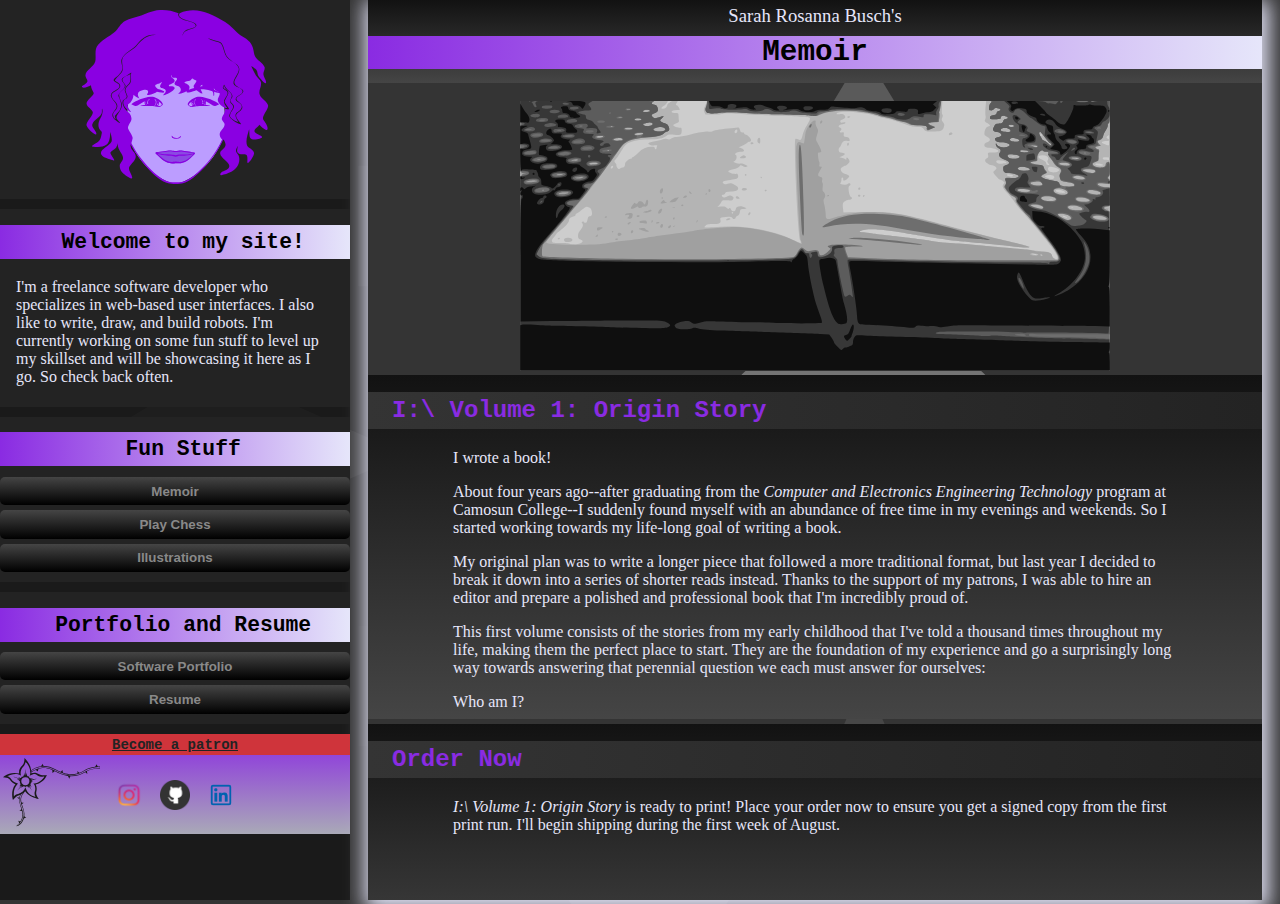
<file: index.html>
<!doctype html>
<html lang='en-US'> 
<head>
    <meta charset='UTF-8' /> 
    <title> Sarah Rosanna Busch </title>
    <meta name='author' content='Sarah Rosanna Busch' />
    <meta name='description' content='My software dev resume and portfolio.' />
    <meta name='date' content='6 Sept 2020' />
    <meta name='viewport' content='width=device-width, initial-scale=1.0' />
    <link rel='icon shortcut' href='img/icon.png' />
    <link rel='stylesheet' href='styles.css' />
</head>
<body id='mainBody' onload='main.init()'>
<div id='menu'>
    <header class='avatar'>
        <img src='img/annarose.svg' />
    </header>
    <main>
        <section>
            <h2> Welcome to my site!</h2>
            <p>
                I'm a freelance software developer who specializes in web-based
                user interfaces. I also like to write, draw, and build robots. 
                I'm currently working on some fun stuff to level up my skillset
                and will be showcasing it here as I go. So check back often. 
            </p>
        </section>
        <section>
            <h2>Fun Stuff</h2>
            <button onclick='main.nav("./pages/book/index.html")'>
                Memoir
            </button>
            <button onclick='main.nav("./pages/myChess/index.html")'>
                Play Chess
            </button>
            <button style='display:none'>
                D&D Text Adventure
            </button>
            <button onclick='main.nav("./pages/illustrations/illustrations.html")'>
                Illustrations
            </button>
        </section>
        <section style='display:none'>
            <h2>Notes</h2>
            <button>
                HTML
            </button>
            <button>
                CSS
            </button>
            <button>
                Javascript
            </button>
            <button>
                nodeJS
            </button>
        </section>
        <section>
            <h2>Portfolio and Resume</h2>
            <button onclick='main.nav("./pages/swPortfolio/index.html")'>
                Software Portfolio
            </button>
            <button onclick='main.nav("./pages/resume/index.html")'>
                Resume 
            </button>
        </section>
    </main>
    <footer>
        <div id='patrons'>
            <a href='https://www.patreon.com/sarahrosannabusch' target='_blank'>
                Become a patron
            </a>
        </div>
        <div id='signature'></div>
        <div id='links'>
            <a href='https://www.instagram.com/annarose0113/' target='_blank'>
                <img class='socialLogo' src='img/insta.png' />
            </a>
            <a href='https://github.com/sarahRosannaBusch' target='_blank'>
                <img class='socialLogo' src='img/github.png' />
            </a>
            <a href='https://www.linkedin.com/in/sarah-rosanna-busch-641ab44a/' target='_blank'>
                <img class='socialLogo' src='img/linkedin.png' />
            </a>
        </div>
    </footer>
</div>
<div id='sidePanel' style='display:none'>
    <iframe id='sideView'>
        <!-- on wide enough screens pages will show here instead of new tab -->
    </iframe>
</div>
    <script src='f.js'></script>
    <script src='main.js'></script>
    <script src='footer.js'></script>
</body>
</html>
</file>
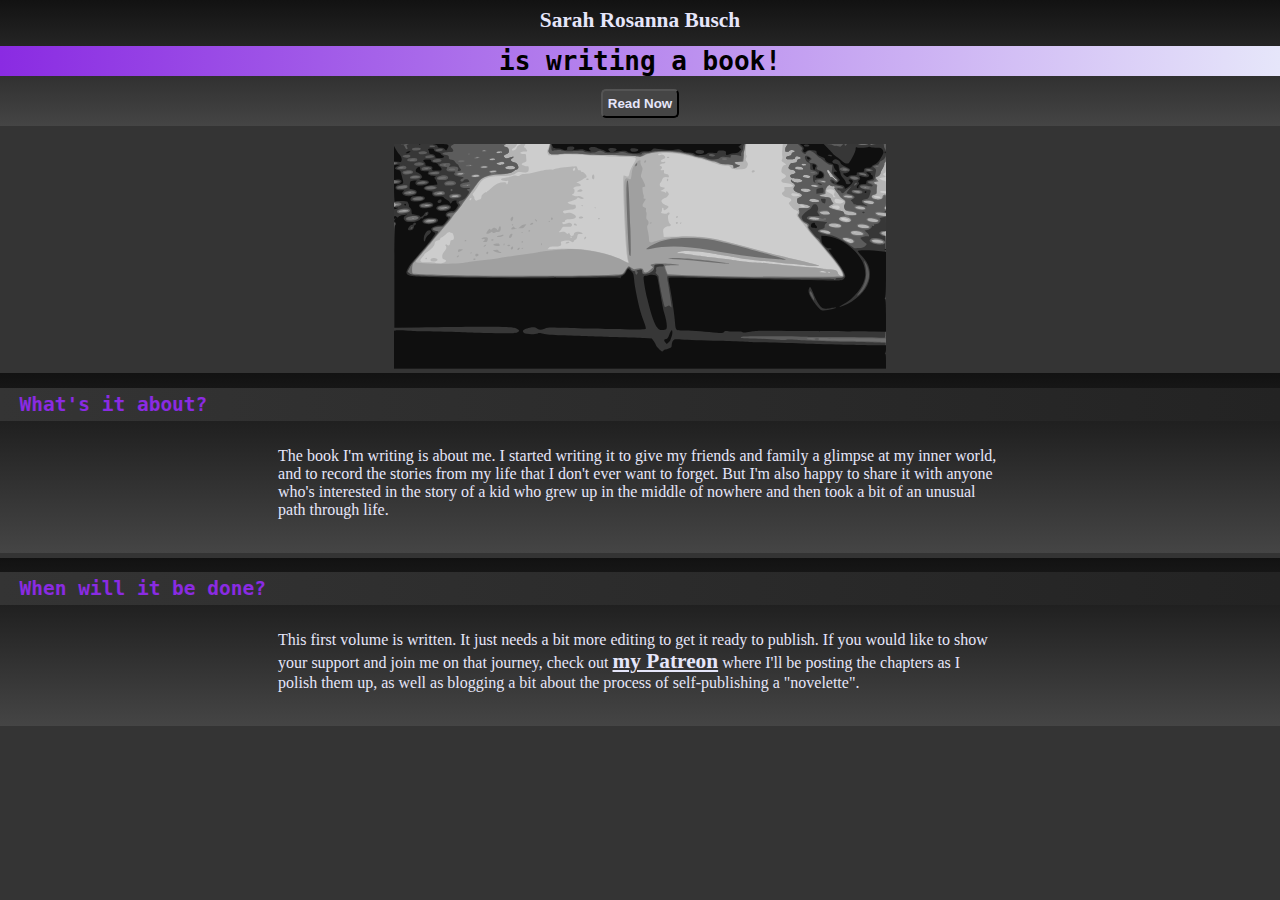
<file: book/index.html>
<!doctype html>
<html lang='en-US'> 
<head>
    <meta charset='UTF-8' /> 
    <title> Sarah Rosanna Busch </title>
    <meta name='author' content='Sarah Rosanna Busch' />
    <meta name='description' content='About my memoire and Patreon.' />
    <meta name='date' content='26 October 2020' />
    <meta name='viewport' content='width=device-width, initial-scale=1.0' />
    <link rel='icon shortcut' href='../img/icon.png' />
    <link rel='stylesheet' href='../illustrations/styles.css' />
</head>
<body>
    <header>
        <a href='http://sarahrosannabusch.ca/' target='_parent'>Sarah Rosanna Busch</a>
        <div class='bottomGradient'>
            <h1>is writing a book!</h1>
            <a href='https://www.patreon.com/sarahrosannabusch' target='_blank'>
                <button>Read Now</button>
            </a>
        </div>
    </header>
    <img src='../img/book.svg' style='max-height:25vh; margin-top: 10px;'/>
    <main>
        <section>
            <h2>What's it about?</h2>
            <p>
                The book I'm writing is about me. I started writing it to give my friends and family a glimpse at my inner world, and to record the stories from my life that I don't ever want to forget. But I'm also happy to share it with anyone who's interested in the story of a kid who grew up in the middle of nowhere and then took a bit of an unusual path through life. 
            </p>
            <br>
        </section>
        <section>
            <h2>When will it be done?</h2>
            <p>
                This first volume is written. It just needs a bit more editing to get it ready to publish. If you would like to show your support and join me on that journey, check out 
                <a href='https://www.patreon.com/sarahrosannabusch' target='_blank'>my Patreon</a> 
                where I'll be posting the chapters as I polish them up, as well as blogging a bit about the process of self-publishing a "novelette".
            </p>
            <br>
        </section>
    </main>
    
    <footer>
        <div id='signature'></div>
        <div id='links'>
            <a href='https://www.instagram.com/annarose0113/' target='_blank'>
                <img class='socialLogo' src='../img/insta.png' />
            </a>
            <a href='https://github.com/sarahRosannaBusch' target='_blank'>
                <img class='socialLogo' src='../img/github.png' />
            </a>
            <a href='https://www.linkedin.com/in/sarah-rosanna-busch-641ab44a/' target='_blank'>
                <img class='socialLogo' src='../img/linkedin.png' />
            </a>
        </div>
    </footer>

    <script src='../footer.js'></script>
</body>
</html>
</file>
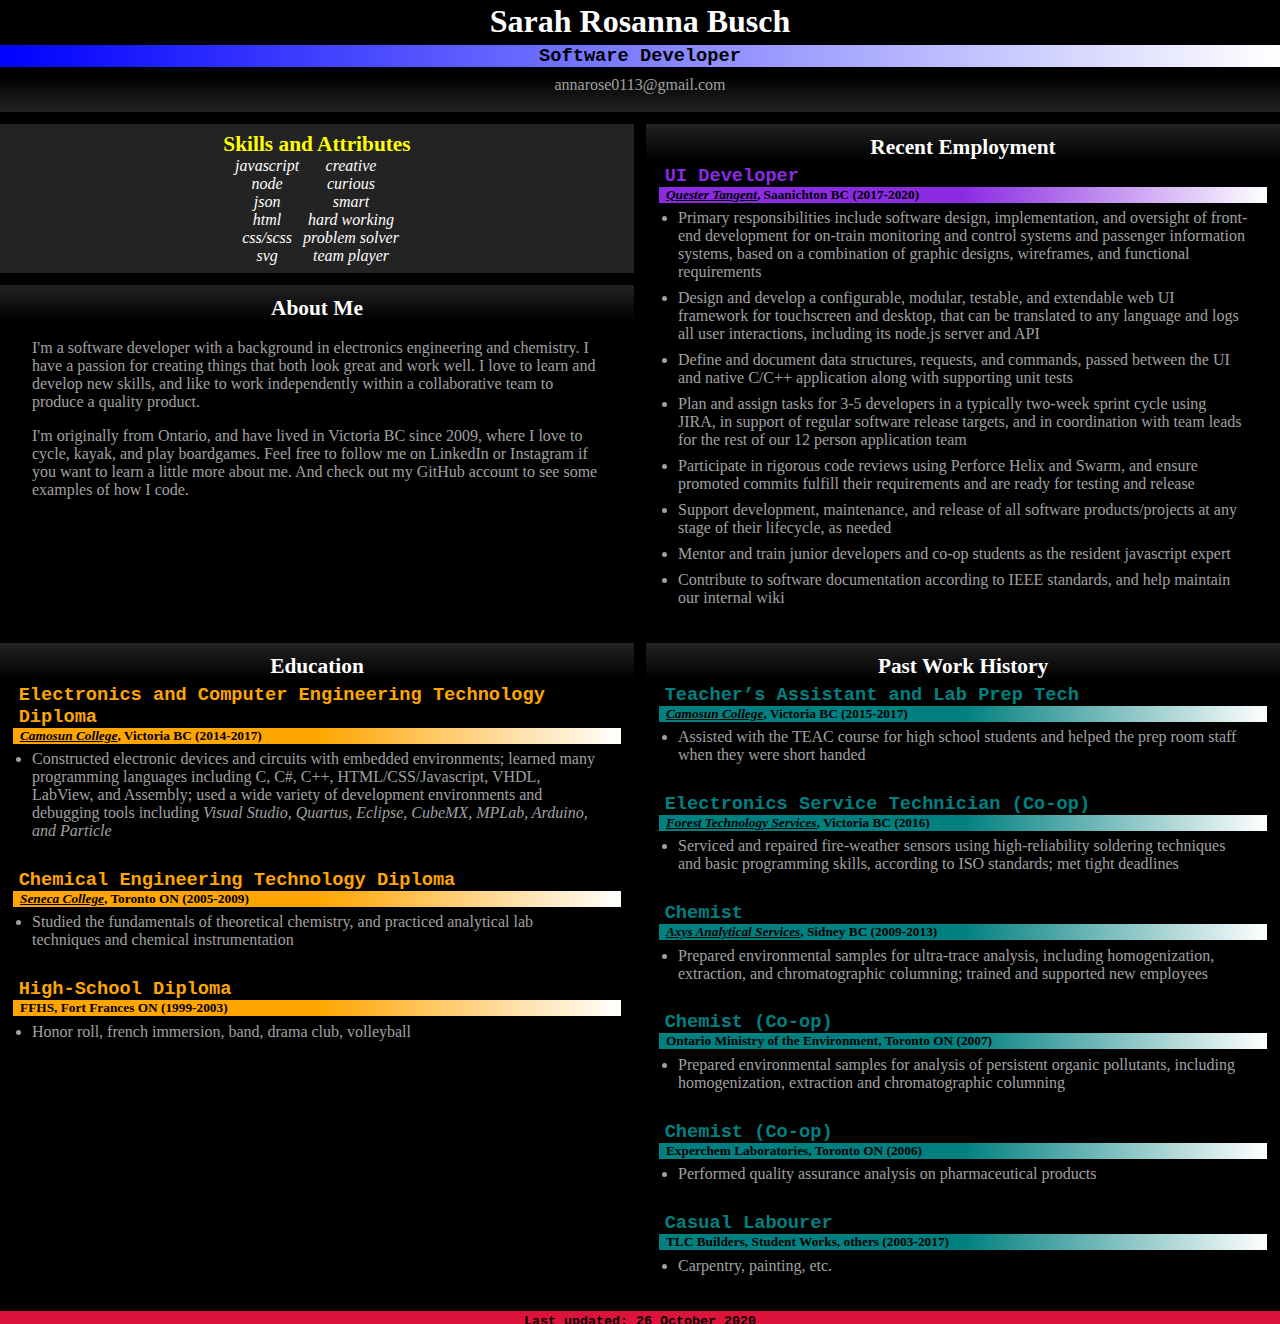
<file: resume/index.html>
<!doctype html>
<html lang='en-US'> 
<head>
    <meta charset='UTF-8' /> 
    <title> Sarah's Resume </title>
    <meta name='author' content='Sarah Rosanna Busch' />
    <meta name='description' content='Resume - Sarah Rosanna Busch' />
    <meta name='viewport' content='width=device-width, initial-scale=1.0' />
    <link rel='icon shortcut' href='img/icon.png' />
    <link rel='stylesheet' href='styles.css' />
</head>
<body>
    <header>
        <h1>Sarah Rosanna Busch</h1>
        <h3>Software Developer</h3>
        <div class='bottomGradient'>
            <p>annarose0113@gmail.com</p>
            <br>
        </div>
    </header>
    <main>
        <section class='left'>
            <article class='highlights'>
                <h2 class='yellow'>Skills and Attributes</h2>
                <ul class='noBullets italic'>
                    <li class='noPadding'>javascript</li>
                    <li class='noPadding'>node</li>
                    <li class='noPadding'>json</li>
                    <li class='noPadding'>html</li>
                    <li class='noPadding'>css/scss</li>
                    <li class='noPadding'>svg</li>
                </ul>
                <ul class='noBullets italic'>
                    <li class='noPadding'>creative</li>
                    <li class='noPadding'>curious</li>
                    <li class='noPadding'>smart</li>
                    <li class='noPadding'>hard working</li>
                    <li class='noPadding'>problem solver</li>
                    <li class='noPadding'>team player</li>
                </ul>
            </article>
            <article>
                <h2 class='topGradient'>About Me</h2>
                <br>
                <p class='padded'>
                    I'm a software developer with a background in electronics engineering and chemistry. I have a passion for creating things that both look great and work well. I love to learn and develop new skills, and like to work independently within a collaborative team to produce a quality product. 
                </p>
                <p class='padded'>
                    I'm originally from Ontario, and have lived in Victoria BC since 2009, where I love to cycle, kayak, and play boardgames. Feel free to follow me on LinkedIn or Instagram if you want to learn a little more about me. And check out my GitHub account to see some examples of how I code.
                </p>
            </article>
        </section>
        <section class='right'>
            <article class='purple'>
                <h2 class='topGradient'>Recent Employment</h2 class='topGrandent'>
                <h4>UI Developer</h4>
                <h5>
                    <a href='http://www.questertangent.com/products/train-crew-displays/' target='_blank'>Quester Tangent</a>, Saanichton BC (2017-2020)
                </h5>
                <ul class='padded'>
                    <li>
                        Primary responsibilities include software design, implementation, and oversight of front-end development for on-train monitoring and control systems and passenger information systems, based on a combination of graphic designs, wireframes, and functional requirements
                    </li>
                    <li>
                        Design and develop a configurable, modular, testable, and extendable web UI framework for touchscreen and desktop, that can be translated to any language and logs all user interactions, including its node.js server and API
                    </li>
                    <li>
                        Define and document data structures, requests, and commands, passed between the UI and native C/C++ application along with supporting unit tests
                    </li>
                    <li>
                        Plan and assign tasks for 3-5 developers in a typically two-week sprint cycle using JIRA, in support of regular software release targets, and in coordination with team leads for the rest of our 12 person application team
                    </li>
                    <li>
                        Participate in rigorous code reviews using Perforce Helix and Swarm, and ensure promoted commits fulfill their requirements and are ready for testing and release
                    </li>
                    <li>
                        Support development, maintenance, and release of all software products/projects at any stage of their lifecycle, as needed
                    </li>
                    <li>
                        Mentor and train junior developers and co-op students as the resident javascript expert
                    </li>
                    <li>
                        Contribute to software documentation according to IEEE standards, and help maintain our internal wiki
                    </li>
                </ul class='padded'>
            </article>
        </section>
    </main>
    <main>
        <section class='left'>
            <article class='orange'>
                <h2 class='topGradient'>Education</h2>
                <h4>
                    Electronics and Computer Engineering Technology Diploma
                </h4>            
                <h5>
                    <a href='http://camosun.ca/learn/programs/electronics-computer-engineering-technology/' target='_blank'>Camosun College</a>, Victoria BC (2014-2017)
                </h5>
                <ul class='padded'><li>
                    Constructed electronic devices and circuits with embedded environments; learned many programming languages including C, C#, C++, HTML/CSS/Javascript, VHDL, LabView, and Assembly; used a wide variety of development environments and debugging tools including <span class='italic'>Visual Studio, Quartus, Eclipse, CubeMX, MPLab, Arduino, and Particle</span>
                </li></ul>
                <h4>
                    Chemical Engineering Technology Diploma
                </h4>            
                <h5>
                    <a href='https://www.senecacollege.ca/programs/fulltime/CHY.html' target='_blank'>Seneca College</a>, Toronto ON (2005-2009)
                </h5>            
                <ul class='padded'><li>
                    Studied the fundamentals of theoretical chemistry, and practiced analytical lab techniques and chemical instrumentation
                </li></ul>
                <h4>
                    High-School Diploma
                </h4>            
                <h5>
                    FFHS, Fort Frances ON (1999-2003)
                </h5>         
                <ul class='padded'><li>
                    Honor roll, french immersion, band, drama club, volleyball
                </li></ul>
            </article>
        </section>
        <section class='right'>
            <article class='teal'>
                <h2 class='topGradient'>Past Work History</h2>
                <h4>
                    Teacher’s Assistant and Lab Prep Tech
                </h4>            
                <h5>
                    <a href='http://camosun.ca/learn/south-island-partnership/programs-courses/explorations-in-tech.html' target='_blank'>Camosun College</a>, Victoria BC (2015-2017)
                </h5>  
                <ul class='padded'><li>
                    Assisted with the TEAC course for high school students and helped the prep room staff when they were short handed
                </li></ul>
                <h4>
                    Electronics Service Technician (Co-op)
                </h4>            
                <h5>
                    <a href='https://drive.google.com/file/d/0B8vgaoecfuTnMmx6b3dOa2YzVDQ/view?usp=sharing' target='_blank'>Forest Technology Services</a>, Victoria BC (2016)
                </h5>  
                <ul class='padded'><li>
                    Serviced and repaired fire-weather sensors using high-reliability soldering techniques and basic programming skills, according to ISO standards; met tight deadlines
                </li></ul>
                <h4>
                    Chemist
                </h4>            
                <h5>
                    <a href='https://www.sgsaxys.com/about-us/' target='_blank'>Axys Analytical Services</a>, Sidney BC (2009-2013)
                </h5>  
                <ul class='padded'><li>
                    Prepared environmental samples for ultra-trace analysis, including homogenization, extraction, and chromatographic columning; trained and supported new employees
                </li></ul>
                <h4>
                    Chemist (Co-op)
                </h4>            
                <h5>
                    Ontario Ministry of the Environment, Toronto ON (2007)
                </h5>
                <ul class='padded'><li>
                    Prepared environmental samples for analysis of persistent organic pollutants, including homogenization, extraction and chromatographic columning
                </li></ul>
                <h4>
                    Chemist (Co-op)
                </h4>            
                <h5>
                    Experchem Laboratories, Toronto ON (2006)
                </h5>
                <ul class='padded'><li>
                    Performed quality assurance analysis on pharmaceutical products
                </li></ul>
                <h4>
                    Casual Labourer
                </h4>            
                <h5>
                    TLC Builders, Student Works, others (2003-2017)
                </h5>
                <ul class='padded'><li>
                    Carpentry, painting, etc.
                </li></ul>
            </article>
        </section>
    </main>
    <footer>
        Last updated: 26 October 2020
    </footer>
</body>
</html>
</file>
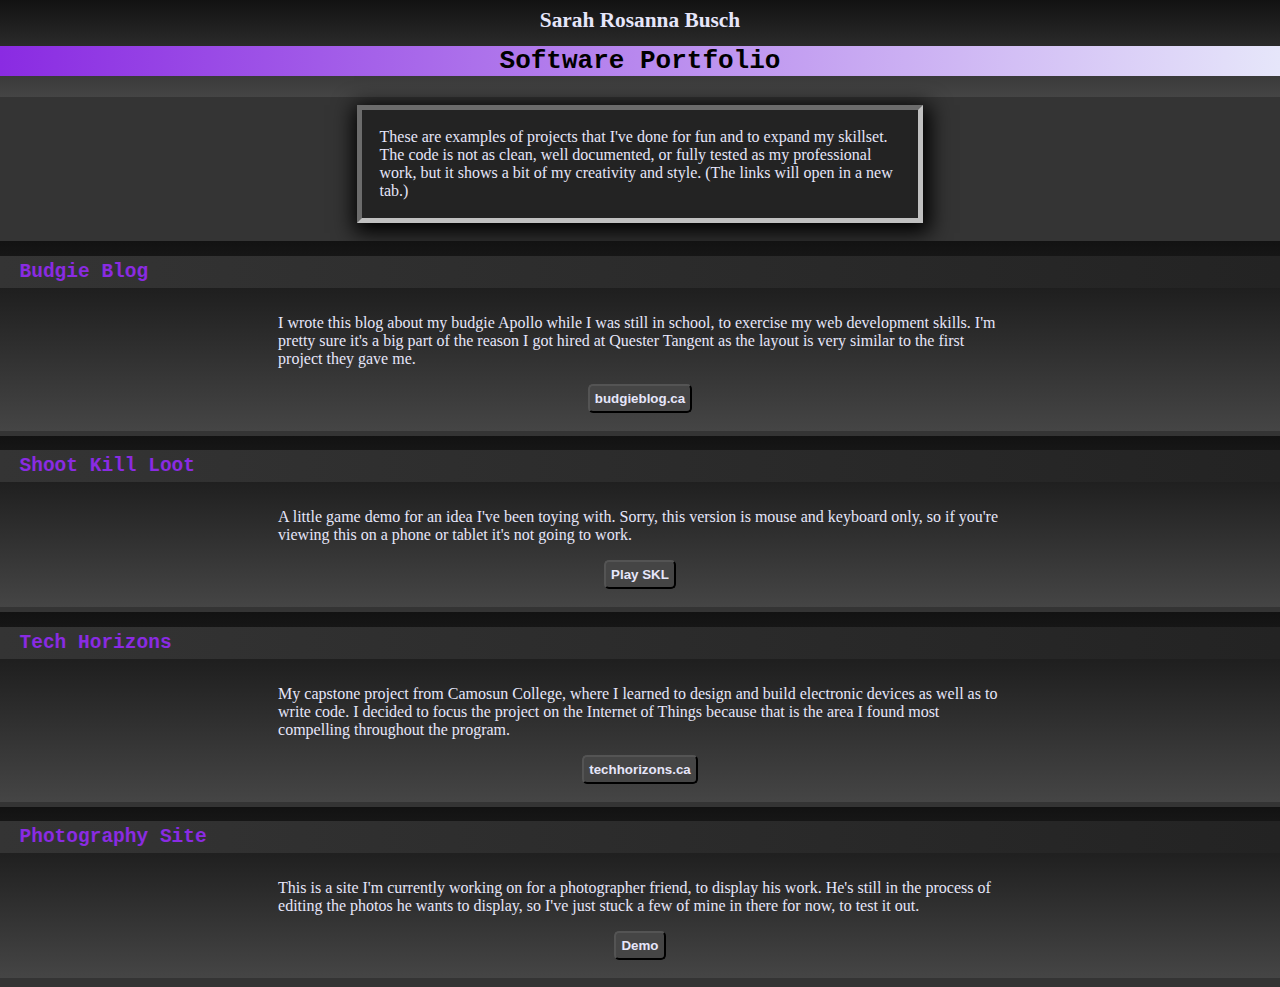
<file: swPortfolio/index.html>
<!doctype html>
<html lang='en-US'> 
<head>
    <meta charset='UTF-8' /> 
    <title> Sarah Rosanna Busch </title>
    <meta name='author' content='Sarah Rosanna Busch' />
    <meta name='description' content='My software dev portfolio.' />
    <meta name='date' content='12 October 2020' />
    <meta name='viewport' content='width=device-width, initial-scale=1.0' />
    <link rel='icon shortcut' href='../img/icon.png' />
    <link rel='stylesheet' href='../illustrations/styles.css' />
</head>
<body onload='footer.setup()'>
    <header>
        <a href='http://sarahrosannabusch.ca/' target='_parent'>Sarah Rosanna Busch</a>
        <h1>Software Portfolio</h1>
    </header>

    <div class='frame' style='max-width:15cm; margin:auto'>
        <p>These are examples of projects that I've done for fun and to expand my skillset. The code is not as clean, well documented, or fully tested as my professional work, but it shows a bit of my creativity and style. (The links will open in a new tab.)</p>
    </div>
    <br>

    <section>
        <h2>Budgie Blog</h2>
        <p>I wrote this blog about my budgie Apollo while I was still in school, to exercise my web development skills. I'm pretty sure it's a big part of the reason I got hired at Quester Tangent as the layout is very similar to the first project they gave me.</p>
        <a href='http://budgieblog.ca/index.html' target='_blank'>
            <button>budgieblog.ca</button>
        </a>
        <br><br>
    </section>

    <section class='notForPhone' style='display:none'>
        <h2>Shoot Kill Loot</h2>
        <p>A little game demo for an idea I've been toying with. Sorry, this version is mouse and keyboard only, so if you're viewing this on a phone or tablet it's not going to work.</p>        
        <a href='https://sarahrosannabusch.github.io/skl/' target='_blank'>
            <button>Play SKL</button>
        </a>
        <br><br>
    </section>

    <section>
        <h2>Tech Horizons</h2>
        <p>My capstone project from Camosun College, where I learned to design and build electronic devices as well as to write code. I decided to focus the project on the Internet of Things because that is the area I found most compelling throughout the program.</p>
        <a href='http://techhorizons.ca/index.html' target='_blank'>
            <button>techhorizons.ca</button>
        </a>
        <br><br>
    </section>
    
    <section>
        <h2>Photography Site</h2>
        <p>This is a site I'm currently working on for a photographer friend, to display his work. He's still in the process of editing the photos he wants to display, so I've just stuck a few of mine in there for now, to test it out.</p>
        <a href='./photoAlbum/index.html' target='_blank'>
            <button>Demo</button>
        </a>
        <br><br>
    </section>
    
    <footer>
        <div id='signature'></div>
        <div id='links'>
            <a href='https://www.instagram.com/annarose0113/' target='_blank'>
                <img class='socialLogo' src='../img/insta.png' />
            </a>
            <a href='https://github.com/sarahRosannaBusch' target='_blank'>
                <img class='socialLogo' src='../img/github.png' />
            </a>
            <a href='https://www.linkedin.com/in/sarah-rosanna-busch-641ab44a/' target='_blank'>
                <img class='socialLogo' src='../img/linkedin.png' />
            </a>
        </div>
    </footer>

    <script src='../main.js'></script>
    <script src='../footer.js'></script>
</body>
</html>
</file>
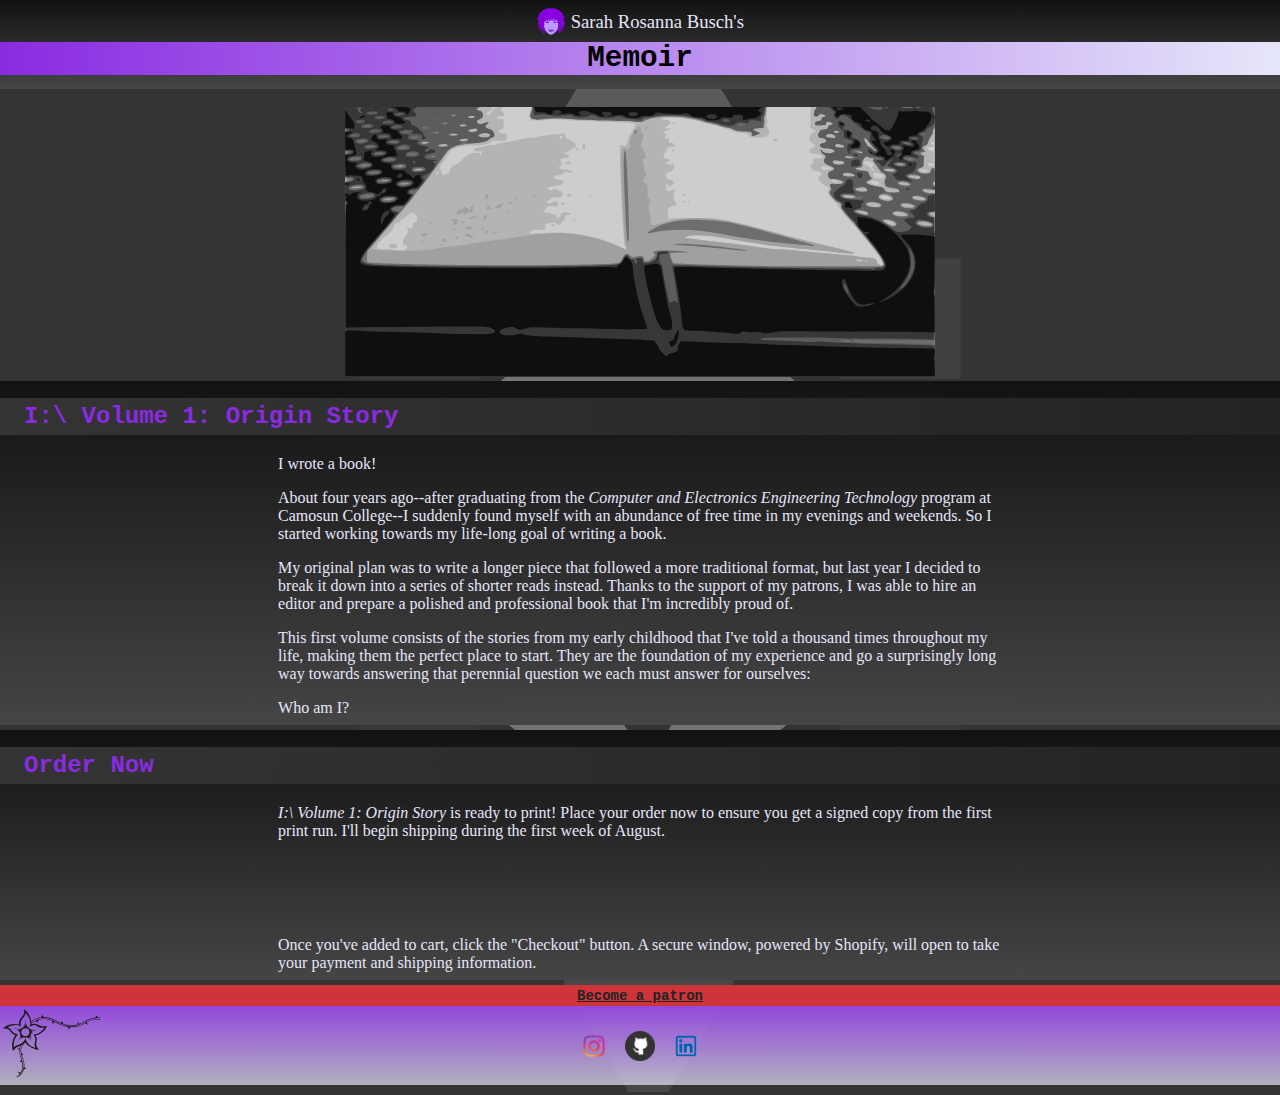
<file: pages/book/index.html>
<!doctype html>
<html lang='en-US'> 
<head>
    <meta charset='UTF-8' /> 
    <title> Sarah Rosanna Busch </title>
    <meta name='author' content='Sarah Rosanna Busch' />
    <meta name='description' content='About my memoire and Patreon.' />
    <meta name='date' content='26 October 2020' />
    <meta name='viewport' content='width=device-width, initial-scale=1.0' />
    <link rel='icon shortcut' href='../../img/icon.png' />
    <link rel='stylesheet' href='../../styles.css' />
</head>
<body onload='footer.setup()'>
    <header>
        <a href='http://sarahrosannabusch.ca/' target='_parent'>
            <img class='smAvatar' src='../../img/annarose.svg' />
            Sarah Rosanna Busch's
        </a>
        <div class='bottomGradient'>
            <h1>Memoir</h1>
        </div>
    </header>
    <img src='img/book.svg' alt='notebook' style='width:100%; max-height:30vh; margin-top: 10px;' />
    <main>
        <section>
            <h2>I:\ Volume 1: Origin Story</h2>
            <p>
                I wrote a book!
            </p>
            <p>
                About four years ago--after graduating from the <i>Computer and Electronics Engineering Technology</i> program at Camosun College--I suddenly found myself with an abundance of free time in my evenings and weekends. So I started working towards my life-long goal of writing a book. 
            </p>
            <p>
                My original plan was to write a longer piece that followed a more traditional format, but last year I decided to break it down into a series of shorter reads instead. Thanks to the support of my patrons, I was able to hire an editor and prepare a polished and professional book that I'm incredibly proud of.
            </p>
            <p>
                This first volume consists of the stories from my early childhood that I've told a thousand times throughout my life, making them the perfect place to start. They are the foundation of my experience and go a surprisingly long way towards answering that perennial question we each must answer for ourselves: 
            </p>
            <p>
                Who am I? 
            </p>
        </section>
        <section>
            <h2>Order Now</h2>
            <p><i>I:\ Volume 1: Origin Story</i> is ready to print! Place your order now to ensure you get a signed copy from the first print run. I'll begin shipping during the first week of August.
            </p>
            <div id='product-component-1626315069099' style='margin:auto; min-height:62px'></div>
            <script type="text/javascript">
            /*<![CDATA[*/
            (function () {
            var scriptURL = 'https://sdks.shopifycdn.com/buy-button/latest/buy-button-storefront.min.js';
            if (window.ShopifyBuy) {
                if (window.ShopifyBuy.UI) {
                ShopifyBuyInit();
                } else {
                loadScript();
                }
            } else {
                loadScript();
            }
            function loadScript() {
                var script = document.createElement('script');
                script.async = true;
                script.src = scriptURL;
                (document.getElementsByTagName('head')[0] || document.getElementsByTagName('body')[0]).appendChild(script);
                script.onload = ShopifyBuyInit;
            }
            function ShopifyBuyInit() {
                var client = ShopifyBuy.buildClient({
                domain: 'sarahrosannabusch-ca.myshopify.com',
                storefrontAccessToken: 'c9e2da8e87cacf5dda11df4d1288d4ff',
                });
                ShopifyBuy.UI.onReady(client).then(function (ui) {
                ui.createComponent('product', {
                    id: '6893485686952',
                    node: document.getElementById('product-component-1626315069099'),
                    moneyFormat: '%24%7B%7Bamount%7D%7D',
                    options: {
            "product": {
                "styles": {
                "product": {
                    "@media (min-width: 601px)": {
                    "max-width": "calc(25% - 20px)",
                    "margin-left": "20px",
                    "margin-bottom": "50px"
                    }
                }
                },
                "buttonDestination": "modal",
                "contents": {
                "img": false,
                "title": false,
                "price": false,
                "options": false
                },
                "text": {
                "button": "Add to Cart"
                }
            },
            "productSet": {
                "styles": {
                "products": {
                    "@media (min-width: 601px)": {
                    "margin-left": "-20px"
                    }
                }
                }
            },
            "modalProduct": {
                "contents": {
                "img": false,
                "imgWithCarousel": true,
                "button": false,
                "buttonWithQuantity": true
                },
                "styles": {
                "product": {
                    "@media (min-width: 601px)": {
                    "max-width": "100%",
                    "margin-left": "0px",
                    "margin-bottom": "0px"
                    }
                }
                },
                "text": {
                "button": "Add to cart"
                }
            },
            "option": {},
            "cart": {
                "text": {
                "total": "Subtotal",
                "button": "Checkout"
                }
            },
            "toggle": {}
            },
                });
                });
            }
            })();
            /*]]>*/
            </script>
            <br>
            <p>                
                Once you've added to cart, click the "Checkout" button. A secure window, powered by Shopify, will open to take your payment and shipping information.
            </p>
        </section>
    </main>    
    <footer class='pageFoot'>
        <div id='patrons'>
            <a href='https://www.patreon.com/sarahrosannabusch' target='_blank'>
                Become a patron
            </a>
        </div>
        <div id='signature'></div>
        <div id='links'>
            <a href='https://www.instagram.com/annarose0113/' target='_blank'>
                <img class='socialLogo' src='../../img/insta.png' />
            </a>
            <a href='https://github.com/sarahRosannaBusch' target='_blank'>
                <img class='socialLogo' src='../../img/github.png' />
            </a>
            <a href='https://www.linkedin.com/in/sarah-rosanna-busch-641ab44a/' target='_blank'>
                <img class='socialLogo' src='../../img/linkedin.png' />
            </a>
        </div>
    </footer>

    <script src='../../footer.js'></script>
</body>
</html>
</file>
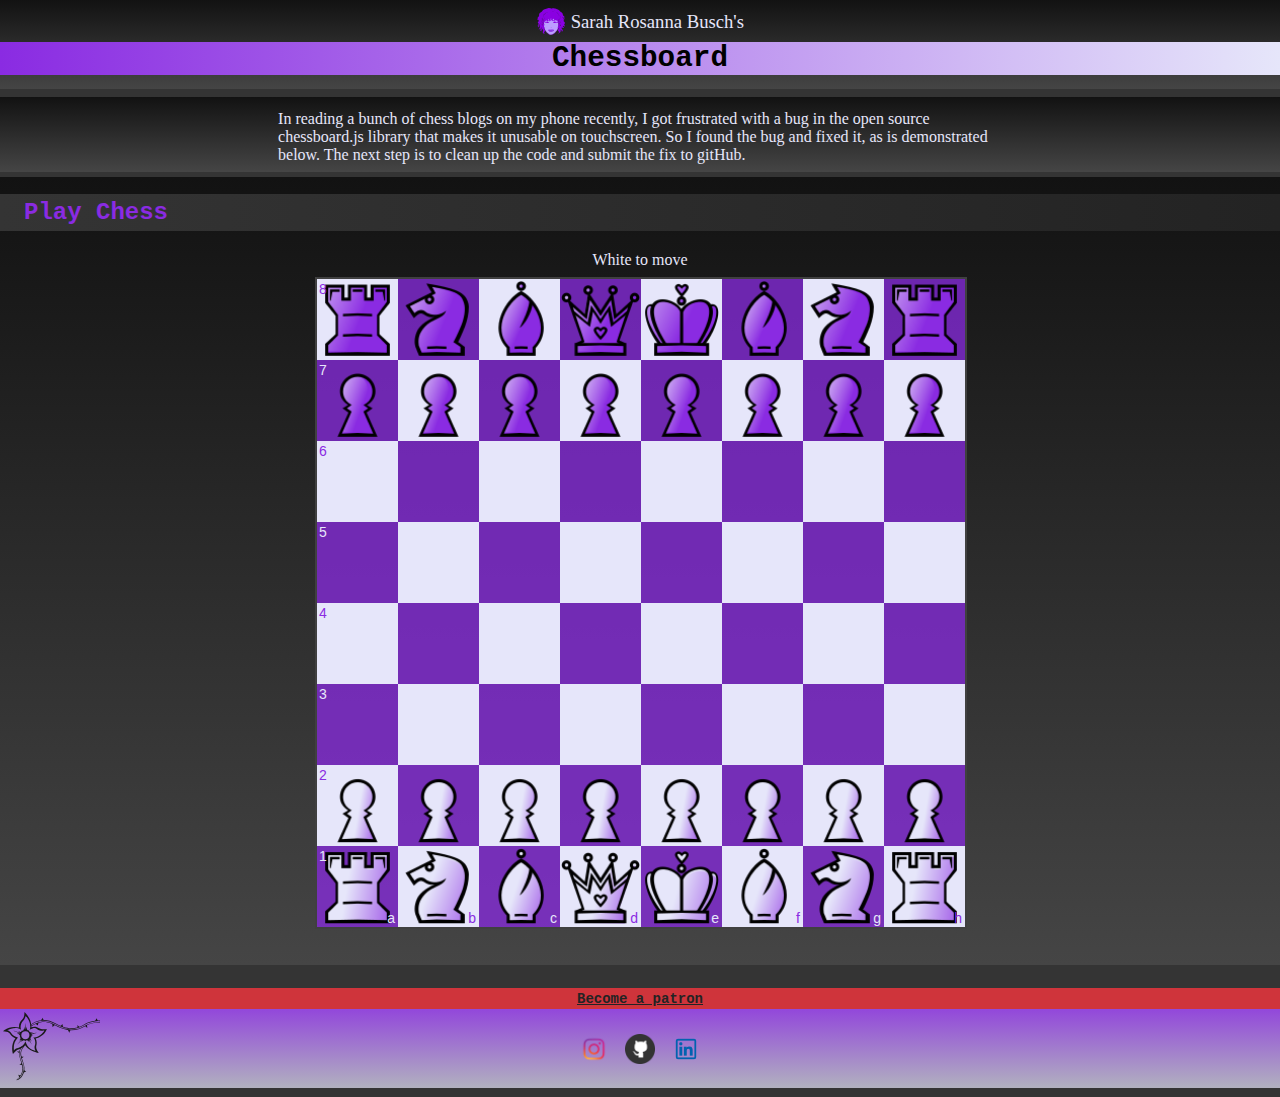
<file: pages/myChess/index.html>
<!doctype html>
<html lang='en-US'>
<head>
    <meta charset='UTF-8' /> 
    <title> myChess </title>
    <meta name='author' content='Sarah Rosanna Busch' />
    <meta name='description' content='Serverless version of myChess' />
    <meta name='date' content='21 April 2021' />
    <meta name='viewport' content='width=device-width, initial-scale=1.0' />
    <link rel='icon shortcut' href='../../img/icon.png' />
    <link rel='stylesheet' href='libs/chessboardjs/chessboard.css' />
    <link rel='stylesheet' href='../../styles.css' />
</head>
<body onload='myChess.init()' style='background:#343434'>
    <header>
        <a href='http://sarahrosannabusch.ca/' target='_parent'>
            <img class='smAvatar' src='../../img/annarose.svg' />
            Sarah Rosanna Busch's
        </a>
        <h1>Chessboard</h1>
    </header>
    <section>
        <p>
            In reading a bunch of chess blogs on my phone recently, I got frustrated with a bug in the open source chessboard.js library that makes it unusable on touchscreen. So I found the bug and fixed it, as is demonstrated below. The next step is to clean up the code and submit the fix to gitHub. 
        </p>
    </section>
    <section>
        <h2>Play Chess</h2>
        <p id="status" style="text-align:center;">Make your move</p>
        <div id="myBoard" style="width:95%;max-width:650px;margin:auto"></div>
        <br>
        <div id='pgn' style="width:95%;max-width:500px;margin:auto"></div>
        <br>
        <div id='fen'></div>
    </section>
    <br>
    <footer class='pageFoot'>
        <div id='patrons'>
            <a href='https://www.patreon.com/sarahrosannabusch' target='_blank'>
                Become a patron
            </a>
        </div>
        <div id='signature'></div>
        <div id='links'>
            <a href='https://www.instagram.com/annarose0113/' target='_blank'>
                <img class='socialLogo' src='../../img/insta.png' />
            </a>
            <a href='https://github.com/sarahRosannaBusch' target='_blank'>
                <img class='socialLogo' src='../..//img/github.png' />
            </a>
            <a href='https://www.linkedin.com/in/sarah-rosanna-busch-641ab44a/' target='_blank'>
                <img class='socialLogo' src='../../img/linkedin.png' />
            </a>
        </div>
    </footer>

    <script src='../../footer.js'></script>

    <script src="https://ajax.googleapis.com/ajax/libs/jquery/3.5.1/jquery.min.js"></script>
    <script src='libs/chessboardjs/chessboard.js'></script>
    <script src='libs/chess.js'></script>
    <script src='../../f.js'></script>
    <script src='myChess.js'></script>
</body>
</html>
</file>
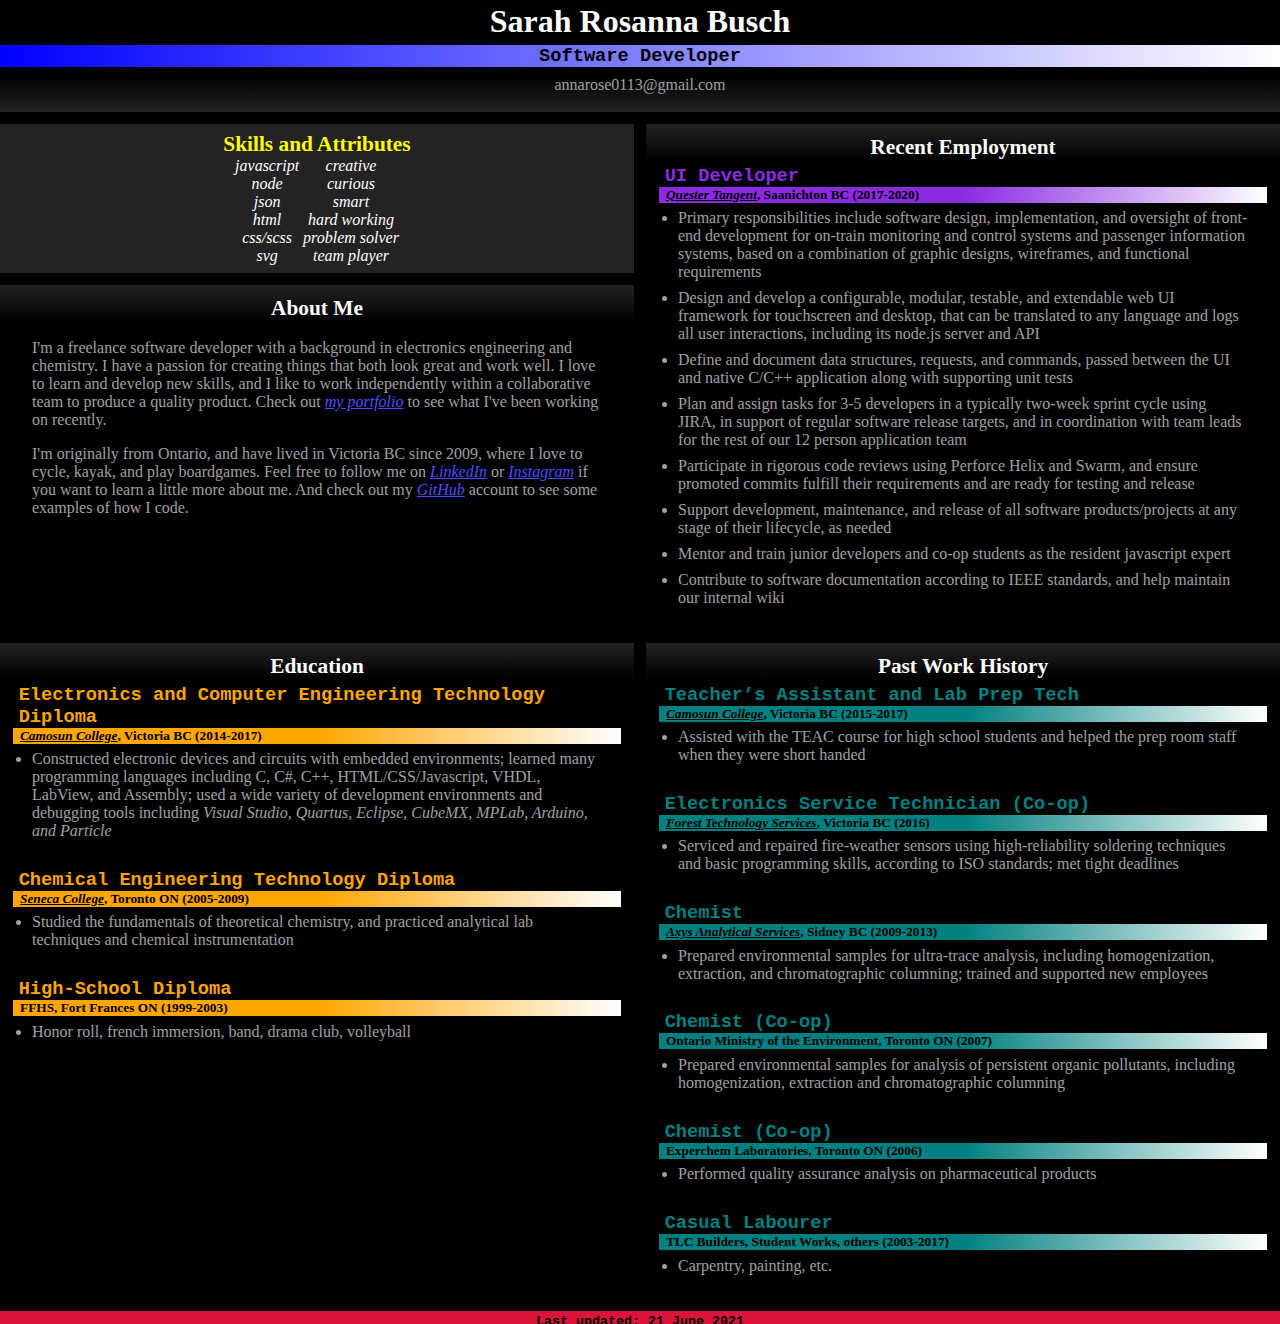
<file: pages/resume/index.html>
<!doctype html>
<html lang='en-US'> 
<head>
    <meta charset='UTF-8' /> 
    <title> Sarah's Resume </title>
    <meta name='author' content='Sarah Rosanna Busch' />
    <meta name='description' content='Resume - Sarah Rosanna Busch' />
    <meta name='viewport' content='width=device-width, initial-scale=1.0' />
    <link rel='icon shortcut' href='img/icon.png' />
    <link rel='stylesheet' href='styles.css' />
</head>
<body>
    <header>
        <h1>Sarah Rosanna Busch</h1>
        <h3>Software Developer</h3>
        <div class='bottomGradient'>
            <p>annarose0113@gmail.com</p>
            <br>
        </div>
    </header>
    <main>
        <section class='left'>
            <article class='highlights'>
                <h2 class='yellow'>Skills and Attributes</h2>
                <ul class='noBullets italic'>
                    <li class='noPadding'>javascript</li>
                    <li class='noPadding'>node</li>
                    <li class='noPadding'>json</li>
                    <li class='noPadding'>html</li>
                    <li class='noPadding'>css/scss</li>
                    <li class='noPadding'>svg</li>
                </ul>
                <ul class='noBullets italic'>
                    <li class='noPadding'>creative</li>
                    <li class='noPadding'>curious</li>
                    <li class='noPadding'>smart</li>
                    <li class='noPadding'>hard working</li>
                    <li class='noPadding'>problem solver</li>
                    <li class='noPadding'>team player</li>
                </ul>
            </article>
            <article>
                <h2 class='topGradient'>About Me</h2>
                <br>
                <p class='padded'>
                    I'm a freelance software developer with a background in electronics engineering and chemistry. I have a passion for creating things that both look great and work well. I love to learn and develop new skills, and I like to work independently within a collaborative team to produce a quality product. Check out <a href='../swPortfolio/index.html'>my portfolio</a> to see what I've been working on recently.
                </p>
                <p class='padded'>
                    I'm originally from Ontario, and have lived in Victoria BC since 2009, where I love to cycle, kayak, and play boardgames. Feel free to follow me on <a href='https://www.linkedin.com/in/sarah-rosanna-busch-641ab44a/' target='_blank'>LinkedIn</a> or <a href='https://www.instagram.com/annarose0113/' target='_blank'>Instagram</a> if you want to learn a little more about me. And check out my <a href='https://github.com/sarahRosannaBusch' target='_blank'>GitHub</a> account to see some examples of how I code.
                </p>
            </article>
        </section>
        <section class='right'>
            <article class='purple'>
                <h2 class='topGradient'>Recent Employment</h2 class='topGrandent'>
                <h4>UI Developer</h4>
                <h5>
                    <a href='http://www.questertangent.com/products/train-crew-displays/' target='_blank'>Quester Tangent</a>, Saanichton BC (2017-2020)
                </h5>
                <ul class='padded'>
                    <li>
                        Primary responsibilities include software design, implementation, and oversight of front-end development for on-train monitoring and control systems and passenger information systems, based on a combination of graphic designs, wireframes, and functional requirements
                    </li>
                    <li>
                        Design and develop a configurable, modular, testable, and extendable web UI framework for touchscreen and desktop, that can be translated to any language and logs all user interactions, including its node.js server and API
                    </li>
                    <li>
                        Define and document data structures, requests, and commands, passed between the UI and native C/C++ application along with supporting unit tests
                    </li>
                    <li>
                        Plan and assign tasks for 3-5 developers in a typically two-week sprint cycle using JIRA, in support of regular software release targets, and in coordination with team leads for the rest of our 12 person application team
                    </li>
                    <li>
                        Participate in rigorous code reviews using Perforce Helix and Swarm, and ensure promoted commits fulfill their requirements and are ready for testing and release
                    </li>
                    <li>
                        Support development, maintenance, and release of all software products/projects at any stage of their lifecycle, as needed
                    </li>
                    <li>
                        Mentor and train junior developers and co-op students as the resident javascript expert
                    </li>
                    <li>
                        Contribute to software documentation according to IEEE standards, and help maintain our internal wiki
                    </li>
                </ul class='padded'>
            </article>
        </section>
    </main>
    <main>
        <section class='left'>
            <article class='orange'>
                <h2 class='topGradient'>Education</h2>
                <h4>
                    Electronics and Computer Engineering Technology Diploma
                </h4>            
                <h5>
                    <a href='http://camosun.ca/learn/programs/electronics-computer-engineering-technology/' target='_blank'>Camosun College</a>, Victoria BC (2014-2017)
                </h5>
                <ul class='padded'><li>
                    Constructed electronic devices and circuits with embedded environments; learned many programming languages including C, C#, C++, HTML/CSS/Javascript, VHDL, LabView, and Assembly; used a wide variety of development environments and debugging tools including <span class='italic'>Visual Studio, Quartus, Eclipse, CubeMX, MPLab, Arduino, and Particle</span>
                </li></ul>
                <h4>
                    Chemical Engineering Technology Diploma
                </h4>            
                <h5>
                    <a href='https://www.senecacollege.ca/programs/fulltime/CHY.html' target='_blank'>Seneca College</a>, Toronto ON (2005-2009)
                </h5>            
                <ul class='padded'><li>
                    Studied the fundamentals of theoretical chemistry, and practiced analytical lab techniques and chemical instrumentation
                </li></ul>
                <h4>
                    High-School Diploma
                </h4>            
                <h5>
                    FFHS, Fort Frances ON (1999-2003)
                </h5>         
                <ul class='padded'><li>
                    Honor roll, french immersion, band, drama club, volleyball
                </li></ul>
            </article>
        </section>
        <section class='right'>
            <article class='teal'>
                <h2 class='topGradient'>Past Work History</h2>
                <h4>
                    Teacher’s Assistant and Lab Prep Tech
                </h4>            
                <h5>
                    <a href='http://camosun.ca/learn/south-island-partnership/programs-courses/explorations-in-tech.html' target='_blank'>Camosun College</a>, Victoria BC (2015-2017)
                </h5>  
                <ul class='padded'><li>
                    Assisted with the TEAC course for high school students and helped the prep room staff when they were short handed
                </li></ul>
                <h4>
                    Electronics Service Technician (Co-op)
                </h4>            
                <h5>
                    <a href='https://drive.google.com/file/d/0B8vgaoecfuTnMmx6b3dOa2YzVDQ/view?usp=sharing' target='_blank'>Forest Technology Services</a>, Victoria BC (2016)
                </h5>  
                <ul class='padded'><li>
                    Serviced and repaired fire-weather sensors using high-reliability soldering techniques and basic programming skills, according to ISO standards; met tight deadlines
                </li></ul>
                <h4>
                    Chemist
                </h4>            
                <h5>
                    <a href='https://www.sgsaxys.com/about-us/' target='_blank'>Axys Analytical Services</a>, Sidney BC (2009-2013)
                </h5>  
                <ul class='padded'><li>
                    Prepared environmental samples for ultra-trace analysis, including homogenization, extraction, and chromatographic columning; trained and supported new employees
                </li></ul>
                <h4>
                    Chemist (Co-op)
                </h4>            
                <h5>
                    Ontario Ministry of the Environment, Toronto ON (2007)
                </h5>
                <ul class='padded'><li>
                    Prepared environmental samples for analysis of persistent organic pollutants, including homogenization, extraction and chromatographic columning
                </li></ul>
                <h4>
                    Chemist (Co-op)
                </h4>            
                <h5>
                    Experchem Laboratories, Toronto ON (2006)
                </h5>
                <ul class='padded'><li>
                    Performed quality assurance analysis on pharmaceutical products
                </li></ul>
                <h4>
                    Casual Labourer
                </h4>            
                <h5>
                    TLC Builders, Student Works, others (2003-2017)
                </h5>
                <ul class='padded'><li>
                    Carpentry, painting, etc.
                </li></ul>
            </article>
        </section>
    </main>
    <footer>
        Last updated: 21 June 2021
    </footer>
</body>
</html>
</file>
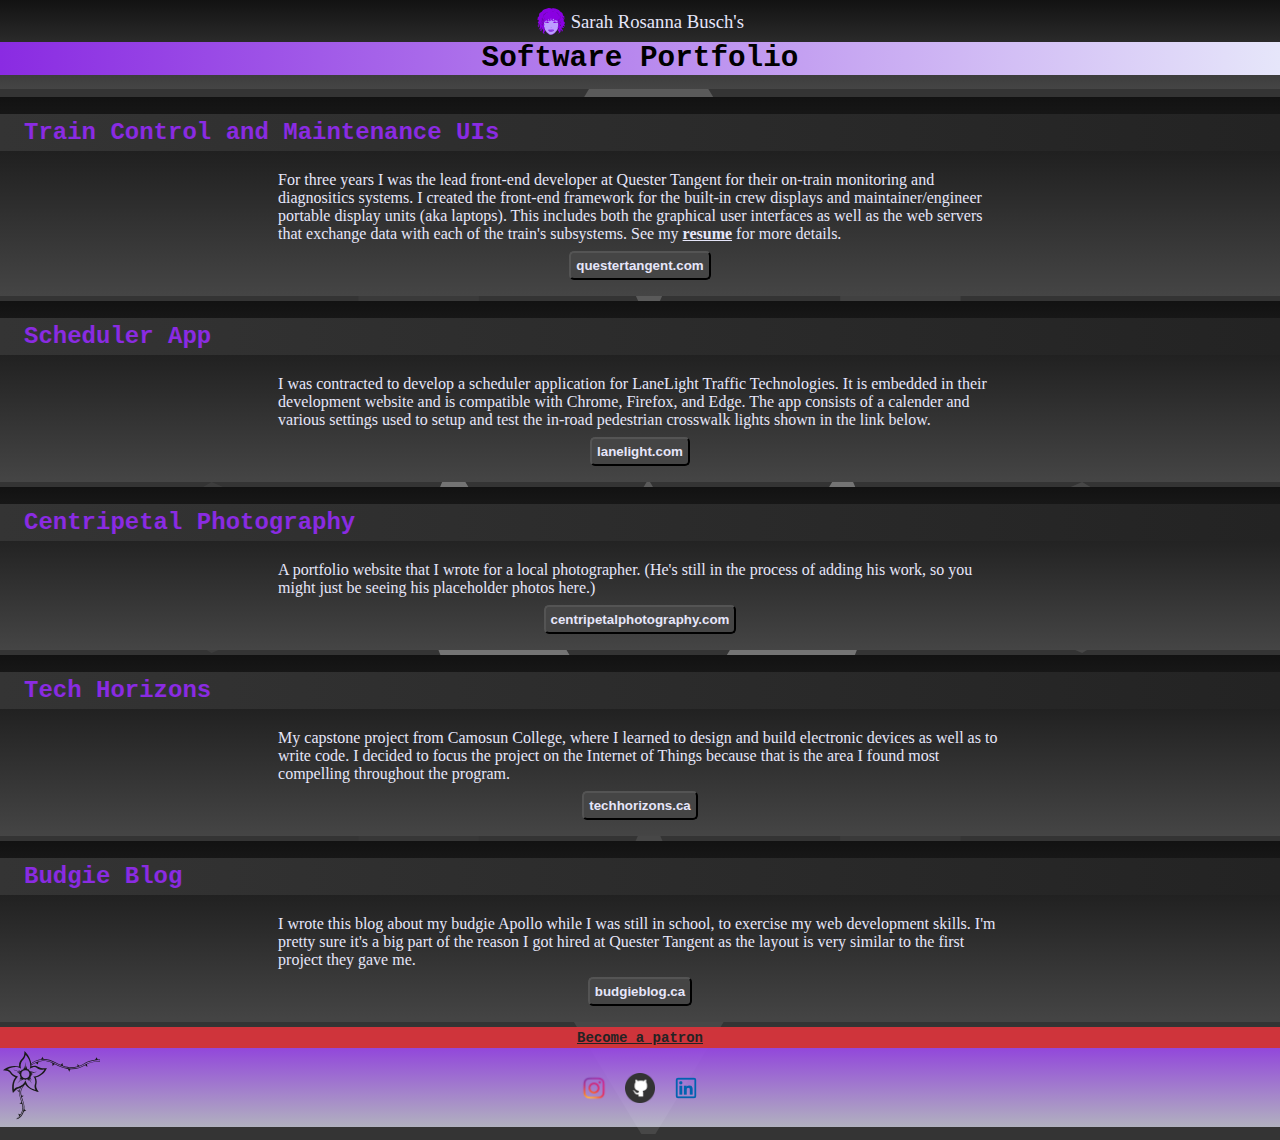
<file: pages/swPortfolio/index.html>
<!doctype html>
<html lang='en-US'> 
<head>
    <meta charset='UTF-8' /> 
    <title> Sarah Rosanna Busch </title>
    <meta name='author' content='Sarah Rosanna Busch' />
    <meta name='description' content='My software dev portfolio.' />
    <meta name='date' content='12 October 2020' />
    <meta name='viewport' content='width=device-width, initial-scale=1.0' />
    <link rel='icon shortcut' href='../../img/icon.png' />
    <link rel='stylesheet' href='../../styles.css' />
</head>
<body onload='footer.setup()'>
    <header>
        <a href='http://sarahrosannabusch.ca/' target='_parent'>
            <img class='smAvatar' src='../../img/annarose.svg' />
            Sarah Rosanna Busch's
        </a>
        <h1>Software Portfolio</h1>
    </header>  

    <section>
        <h2>Train Control and Maintenance UIs</h2>
        <p>For three years I was the lead front-end developer at Quester Tangent for their on-train monitoring and diagnositics systems. I created the front-end framework for the built-in crew displays and maintainer/engineer portable display units (aka laptops). This includes both the graphical user interfaces as well as the web servers that exchange data with each of the train's subsystems. See my <a style='font-size: 12pt;' href='../resume/index.html'>resume</a> for more details.</p>
        <div class='btnContainer'>
            <a href='https://www.questertangent.com/products/train-crew-displays/' target='_blank'>
                <button>questertangent.com</button>
            </a>
        </div>
    </section>  

    <section>
        <h2>Scheduler App</h2>
        <p>I was contracted to develop a scheduler application for LaneLight Traffic Technologies. It is embedded in their development website and is compatible with Chrome, Firefox, and Edge. The app consists of a calender and various settings used to setup and test the in-road pedestrian crosswalk lights shown in the link below. </p>
        <div class='btnContainer'>
            <a href='https://lanelight.com/products/pedestrian-crosswalk-lights/' target='_blank'>
                <button>lanelight.com</button>
            </a>
        </div>
    </section>
    
    <section>
        <h2>Centripetal Photography</h2>
        <p>A portfolio website that I wrote for a local photographer. (He's still in the process of adding his work, so you might just be seeing his placeholder photos here.)</p>
        <div class='btnContainer'>
            <a href='https://centripetalphotography.com/' target='_blank'>
                <button>centripetalphotography.com</button>
            </a>
        </div>
    </section>

    <section>
        <h2>Tech Horizons</h2>
        <p>My capstone project from Camosun College, where I learned to design and build electronic devices as well as to write code. I decided to focus the project on the Internet of Things because that is the area I found most compelling throughout the program.</p>
        <div class='btnContainer'>
            <a href='http://techhorizons.ca/index.html' target='_blank'>
                <button>techhorizons.ca</button>
            </a>
        </div>
    </section>

    <section>
        <h2>Budgie Blog</h2>
        <p>I wrote this blog about my budgie Apollo while I was still in school, to exercise my web development skills. I'm pretty sure it's a big part of the reason I got hired at Quester Tangent as the layout is very similar to the first project they gave me.</p>
        <div class='btnContainer'>
            <a href='http://budgieblog.ca/index.html' target='_blank'>
                <button>budgieblog.ca</button>
            </a>
        </div>
    </section>

    <section style='display:none'><!-- maybe add this to games page?-->
        <h2>Shoot Kill Loot</h2>
        <p>A little game demo for an idea I've been toying with. Sorry, this version is mouse and keyboard only, so if you're viewing this on a phone or tablet it's not going to work.</p>        
        <div class='btnContainer'>
            <a href='https://sarahrosannabusch.github.io/skl/' target='_blank'>
                <button>Play SKL</button>
            </a>
        </div>
    </section>
    
    <footer class='pageFoot'>
        <div id='patrons'>
            <a href='https://www.patreon.com/sarahrosannabusch' target='_blank'>
                Become a patron
            </a>
        </div>
        <div id='signature'></div>
        <div id='links'>
            <a href='https://www.instagram.com/annarose0113/' target='_blank'>
                <img class='socialLogo' src='../../img/insta.png' />
            </a>
            <a href='https://github.com/sarahRosannaBusch' target='_blank'>
                <img class='socialLogo' src='../../img/github.png' />
            </a>
            <a href='https://www.linkedin.com/in/sarah-rosanna-busch-641ab44a/' target='_blank'>
                <img class='socialLogo' src='../../img/linkedin.png' />
            </a>
        </div>
    </footer>

    <script src='../../main.js'></script>
    <script src='../../footer.js'></script>
</body>
</html>
</file>
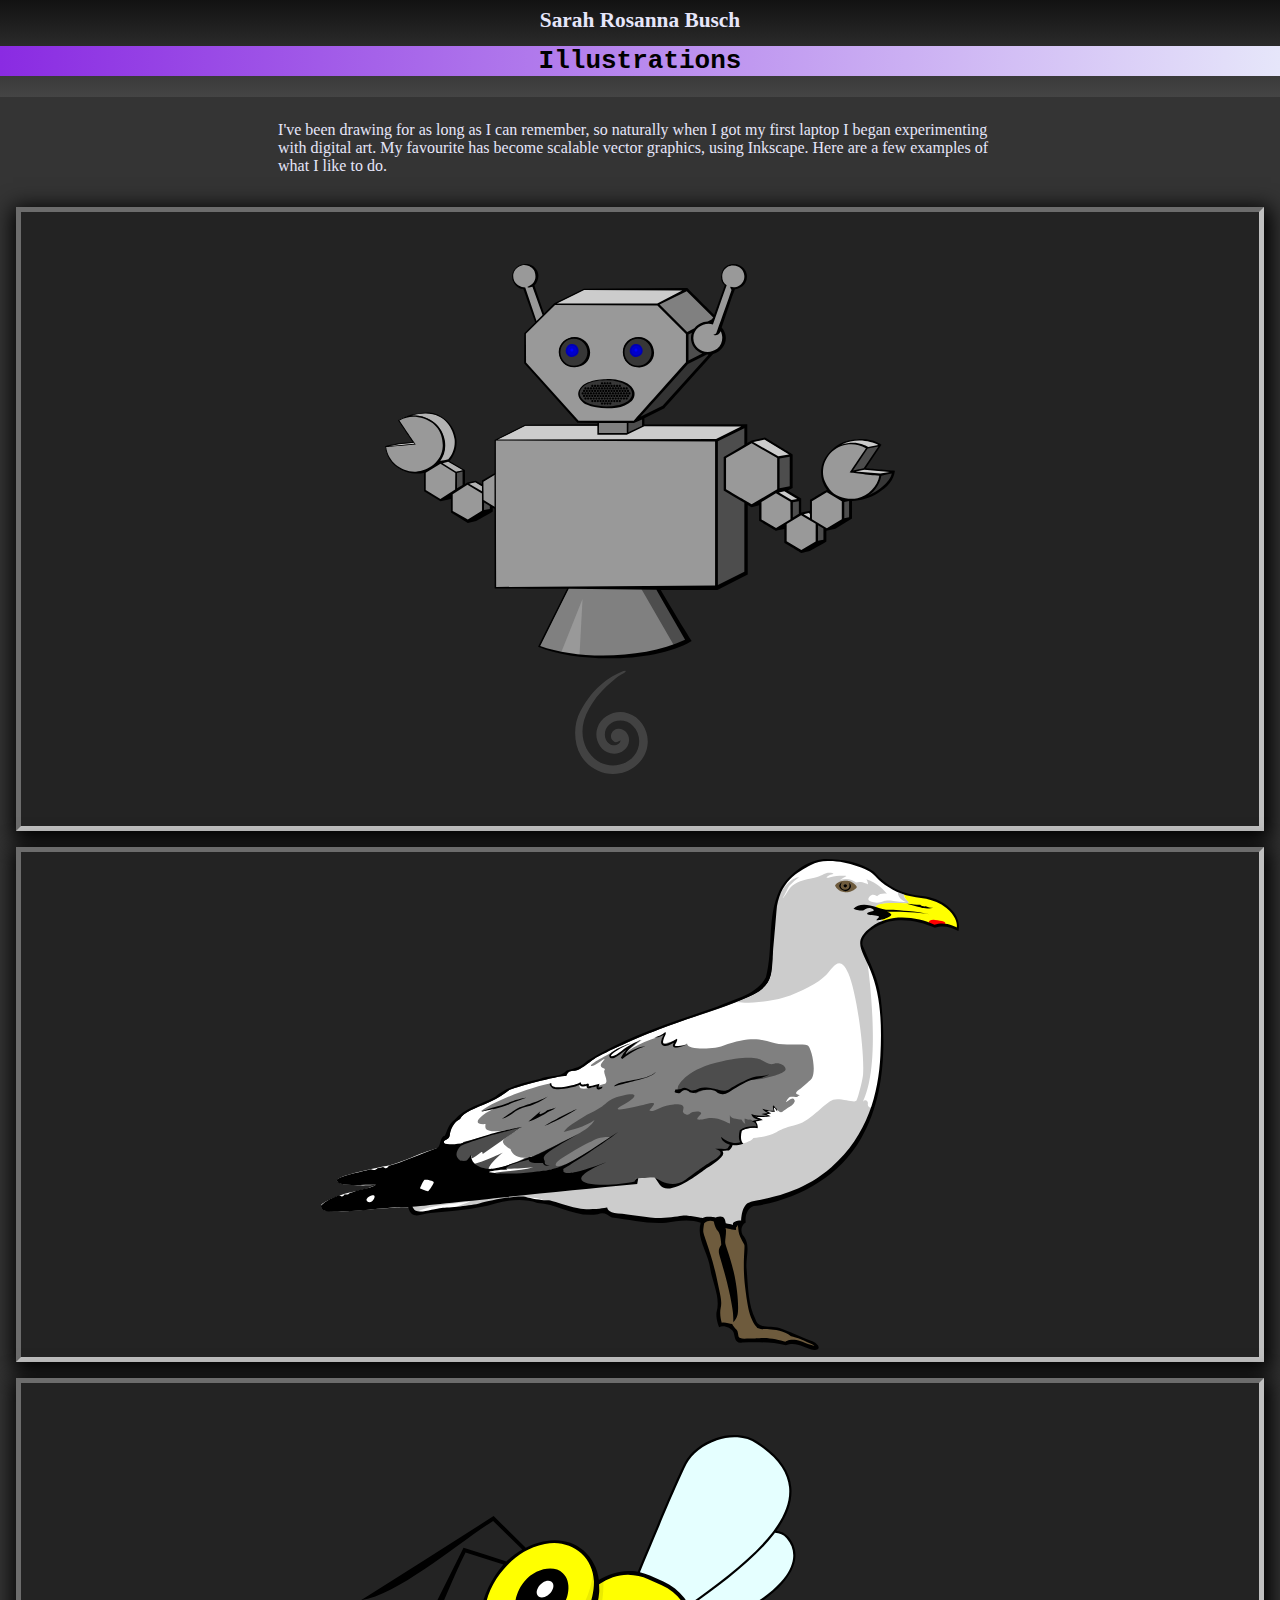
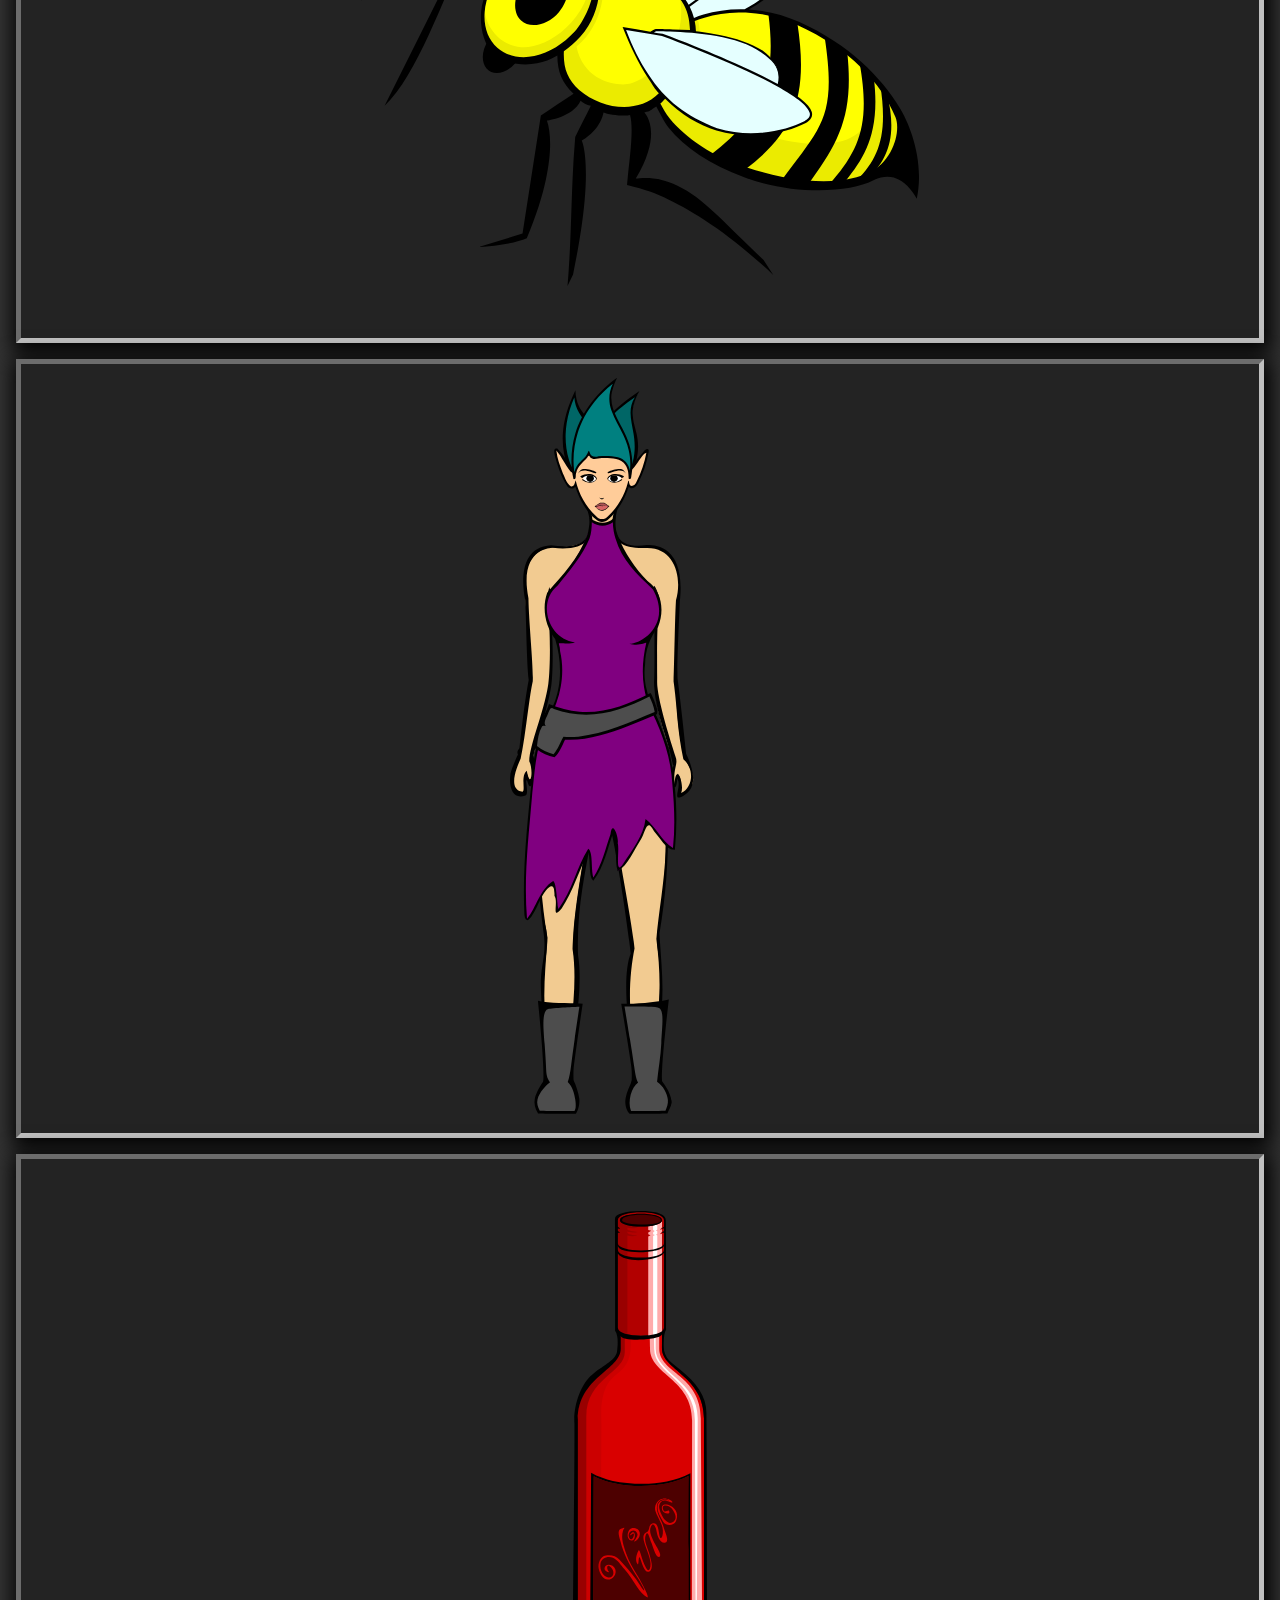
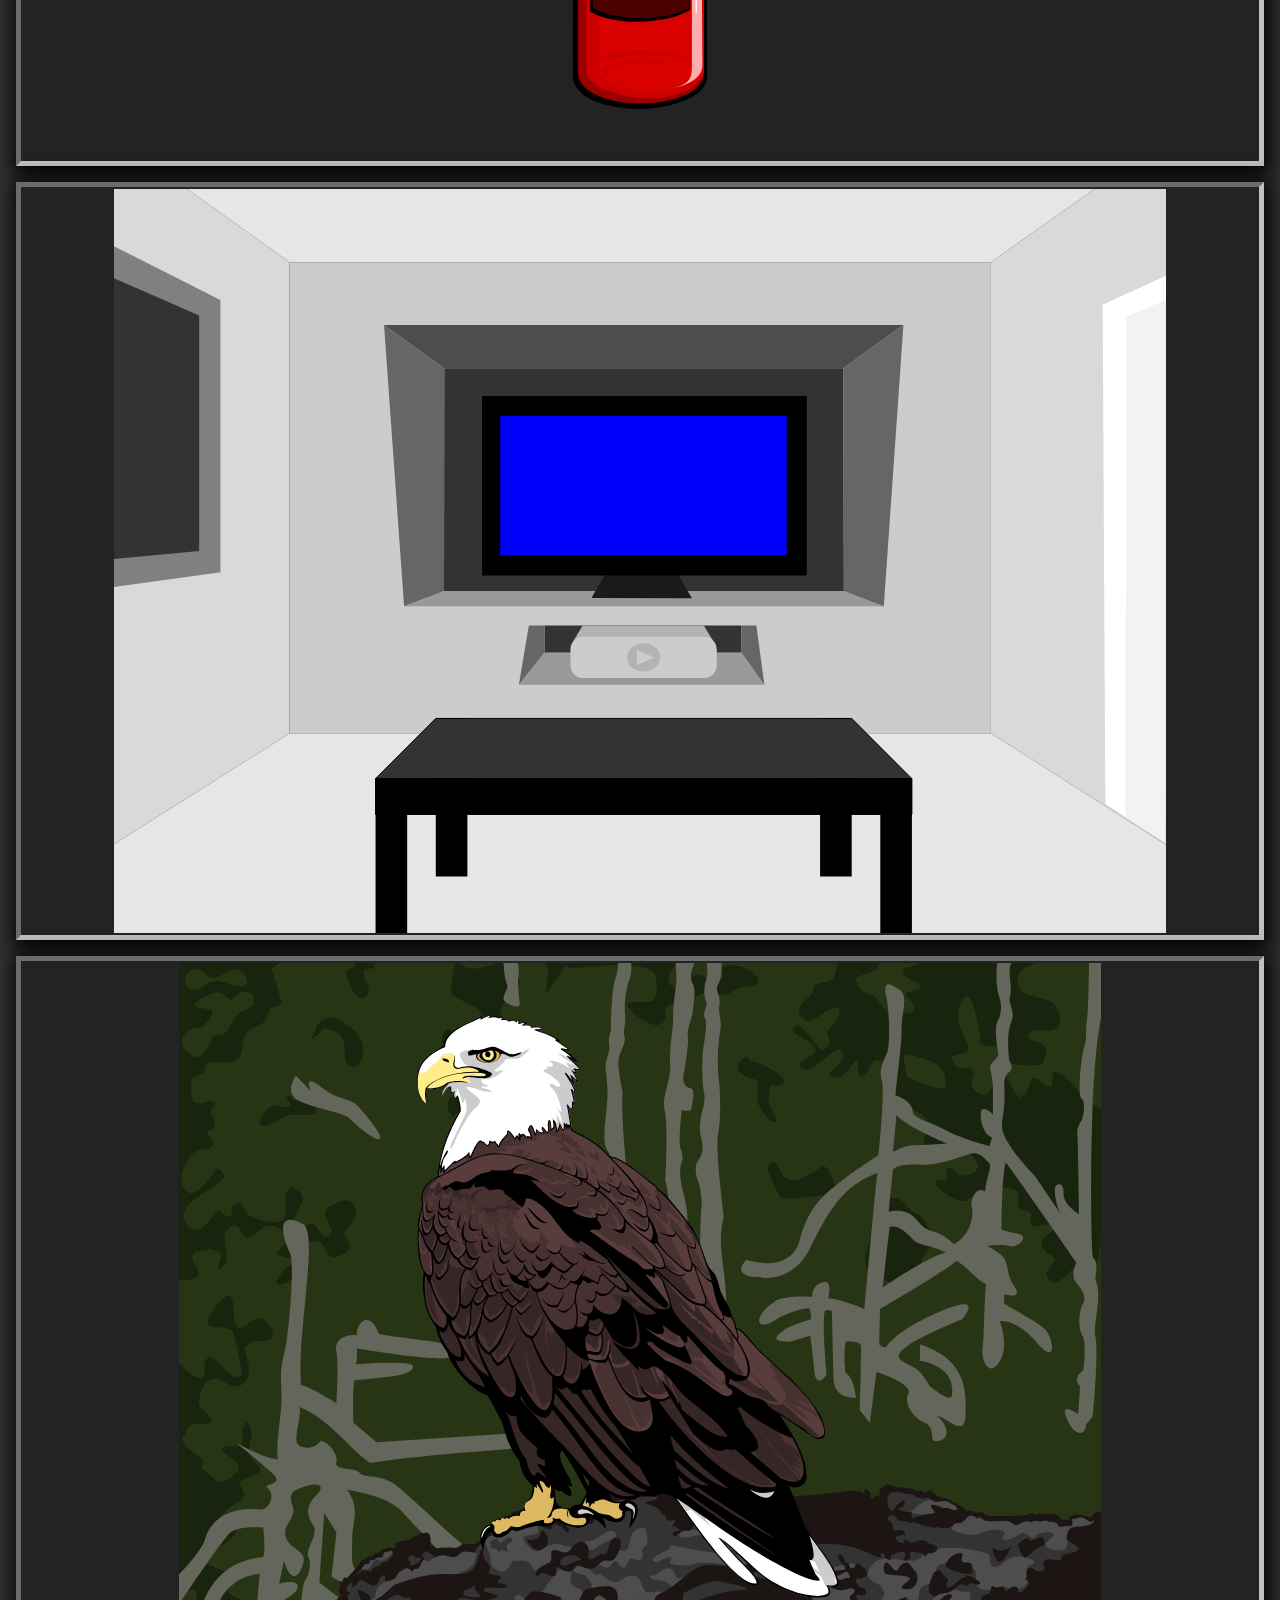
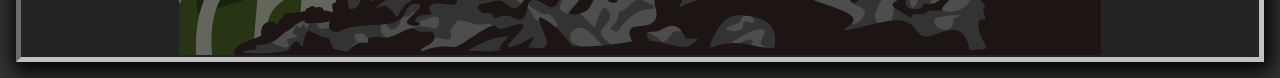
<file: illustrations/illustrations.html>
<!doctype html>
<html lang='en-US'> 
<head>
    <meta charset='UTF-8' /> 
    <title> Sarah Rosanna Busch </title>
    <meta name='author' content='Sarah Rosanna Busch' />
    <meta name='description' content='Software Dev Notes - html' />
    <meta name='date' content='21 April 2020' />
    <meta name='viewport' content='width=device-width, initial-scale=1.0' />
    <link rel='icon shortcut' href='../img/icon.png' />
    <link rel='stylesheet' href='styles.css' />
</head>
<body onload='footer.setup()'>
    <header>
        <a href='http://sarahrosannabusch.ca/' target='_parent'>Sarah Rosanna Busch</a>
        <h1>Illustrations</h1>
    </header>
    <p>I've been drawing for as long as I can remember, so naturally when I got my first laptop I began experimenting with digital art. My favourite has become scalable vector graphics, using Inkscape. Here are a few examples of what I like to do.</p>
    <div class='frame'>
        <img src='img/robot.svg' />
    </div>
    <div class='frame'>
        <img src='img/seagull.svg' />
    </div>
    <div class='frame'>
        <img src='img/bee.svg' />
    </div>
    <div class='frame'>
        <img src='img/Thynee.svg' />
    </div>
    <div class='frame'>
        <img src='img/wineBottle.svg' />
    </div>
    <div class='frame'>
        <img src='img/tvroom.svg' />
    </div>
    <div class='frame'>
        <img src='img/baldEagle.svg' />
    </div>
    
    <footer>
        <div id='signature'></div>
        <div id='links'>
            <a href='https://www.instagram.com/annarose0113/' target='_blank'>
                <img class='socialLogo' src='../img/insta.png' />
            </a>
            <a href='https://github.com/sarahRosannaBusch' target='_blank'>
                <img class='socialLogo' src='../img/github.png' />
            </a>
            <a href='https://www.linkedin.com/in/sarah-rosanna-busch-641ab44a/' target='_blank'>
                <img class='socialLogo' src='../img/linkedin.png' />
            </a>
        </div>
    </footer>

    <script src='../footer.js'></script>
</body>
</html>
</file>
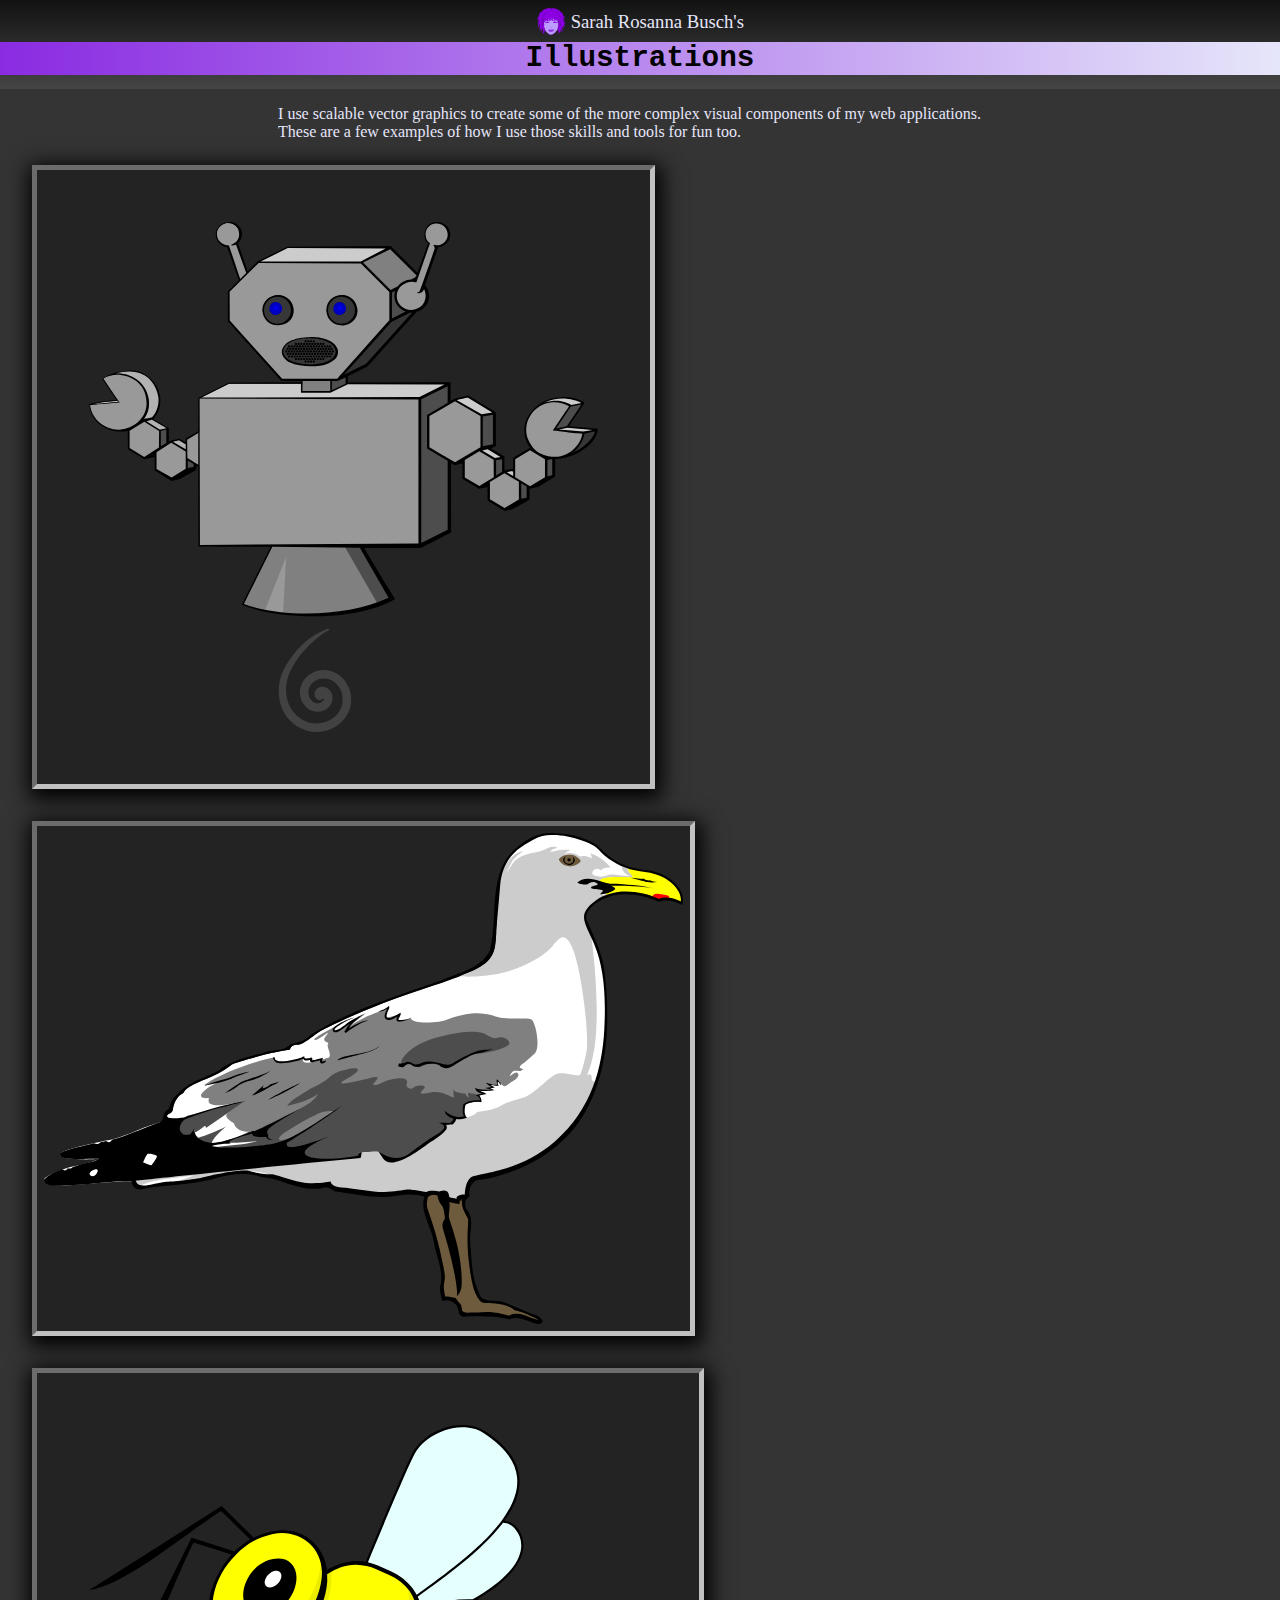
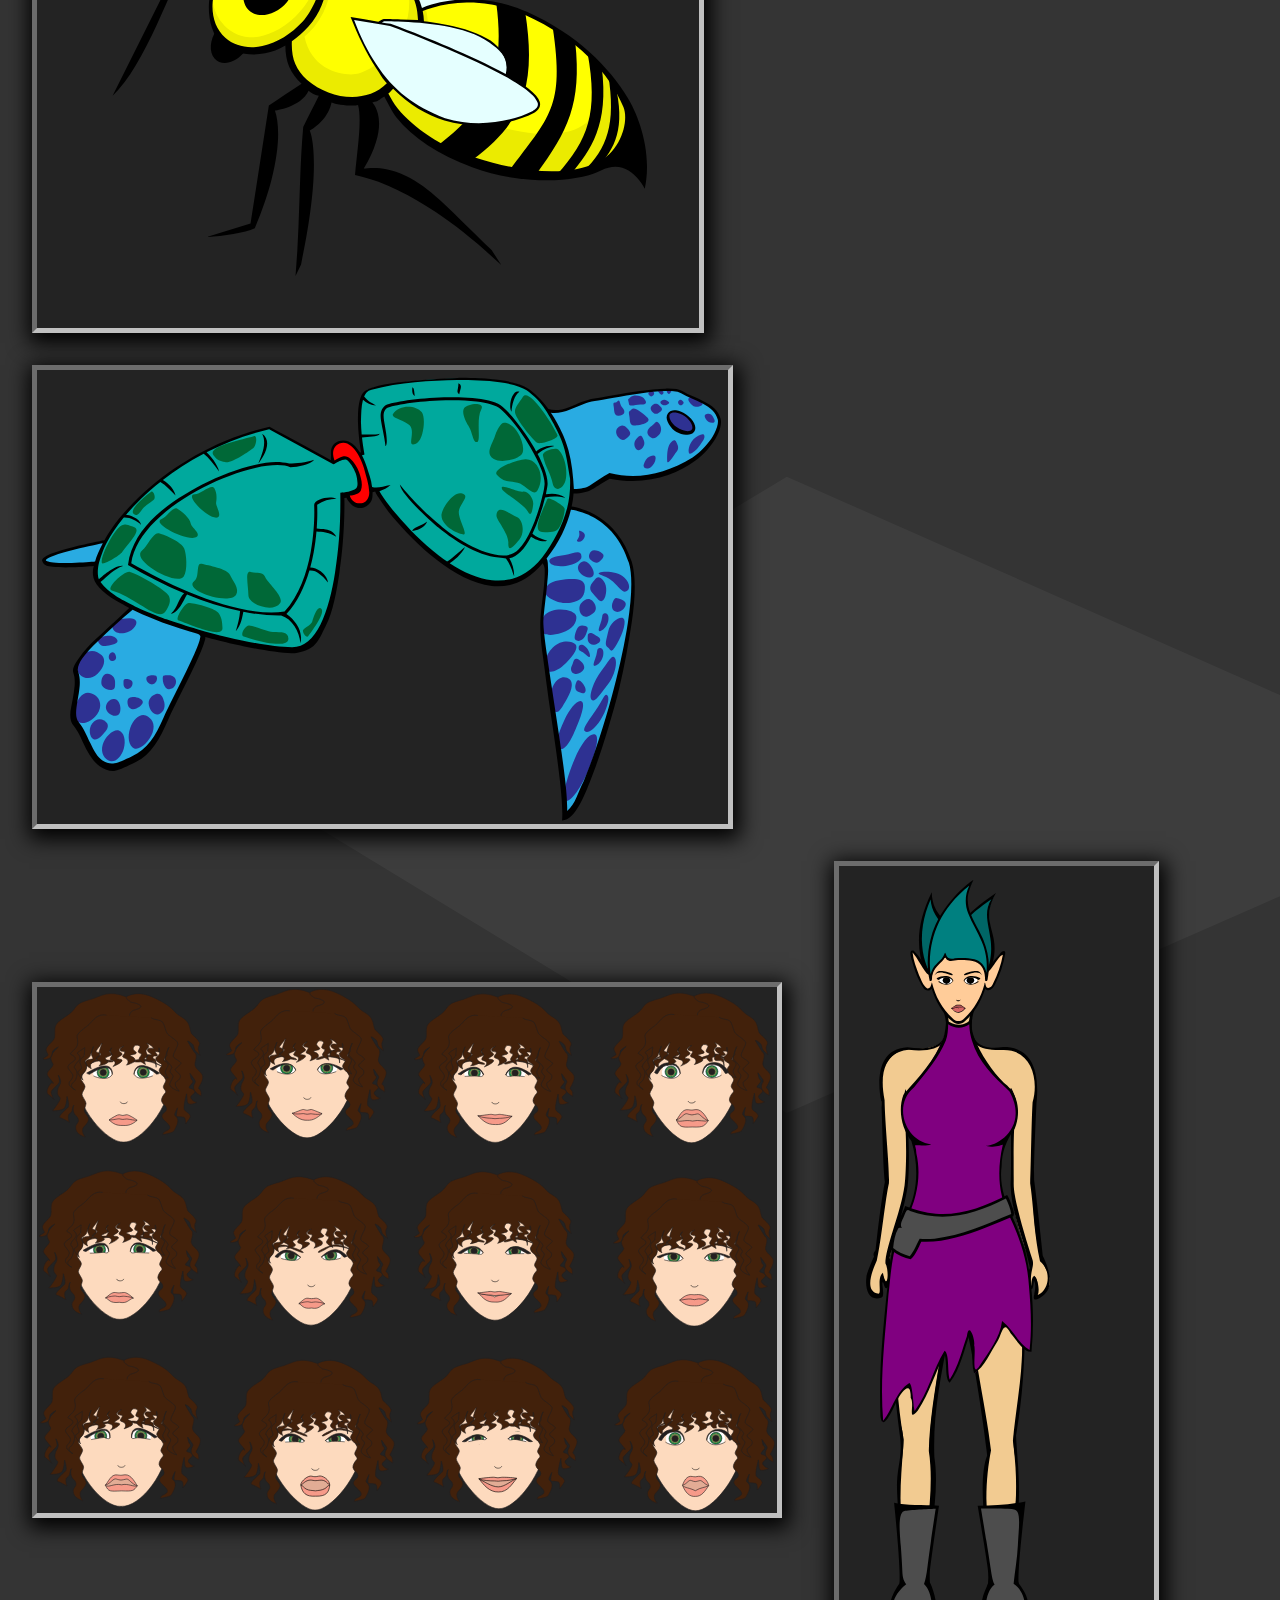
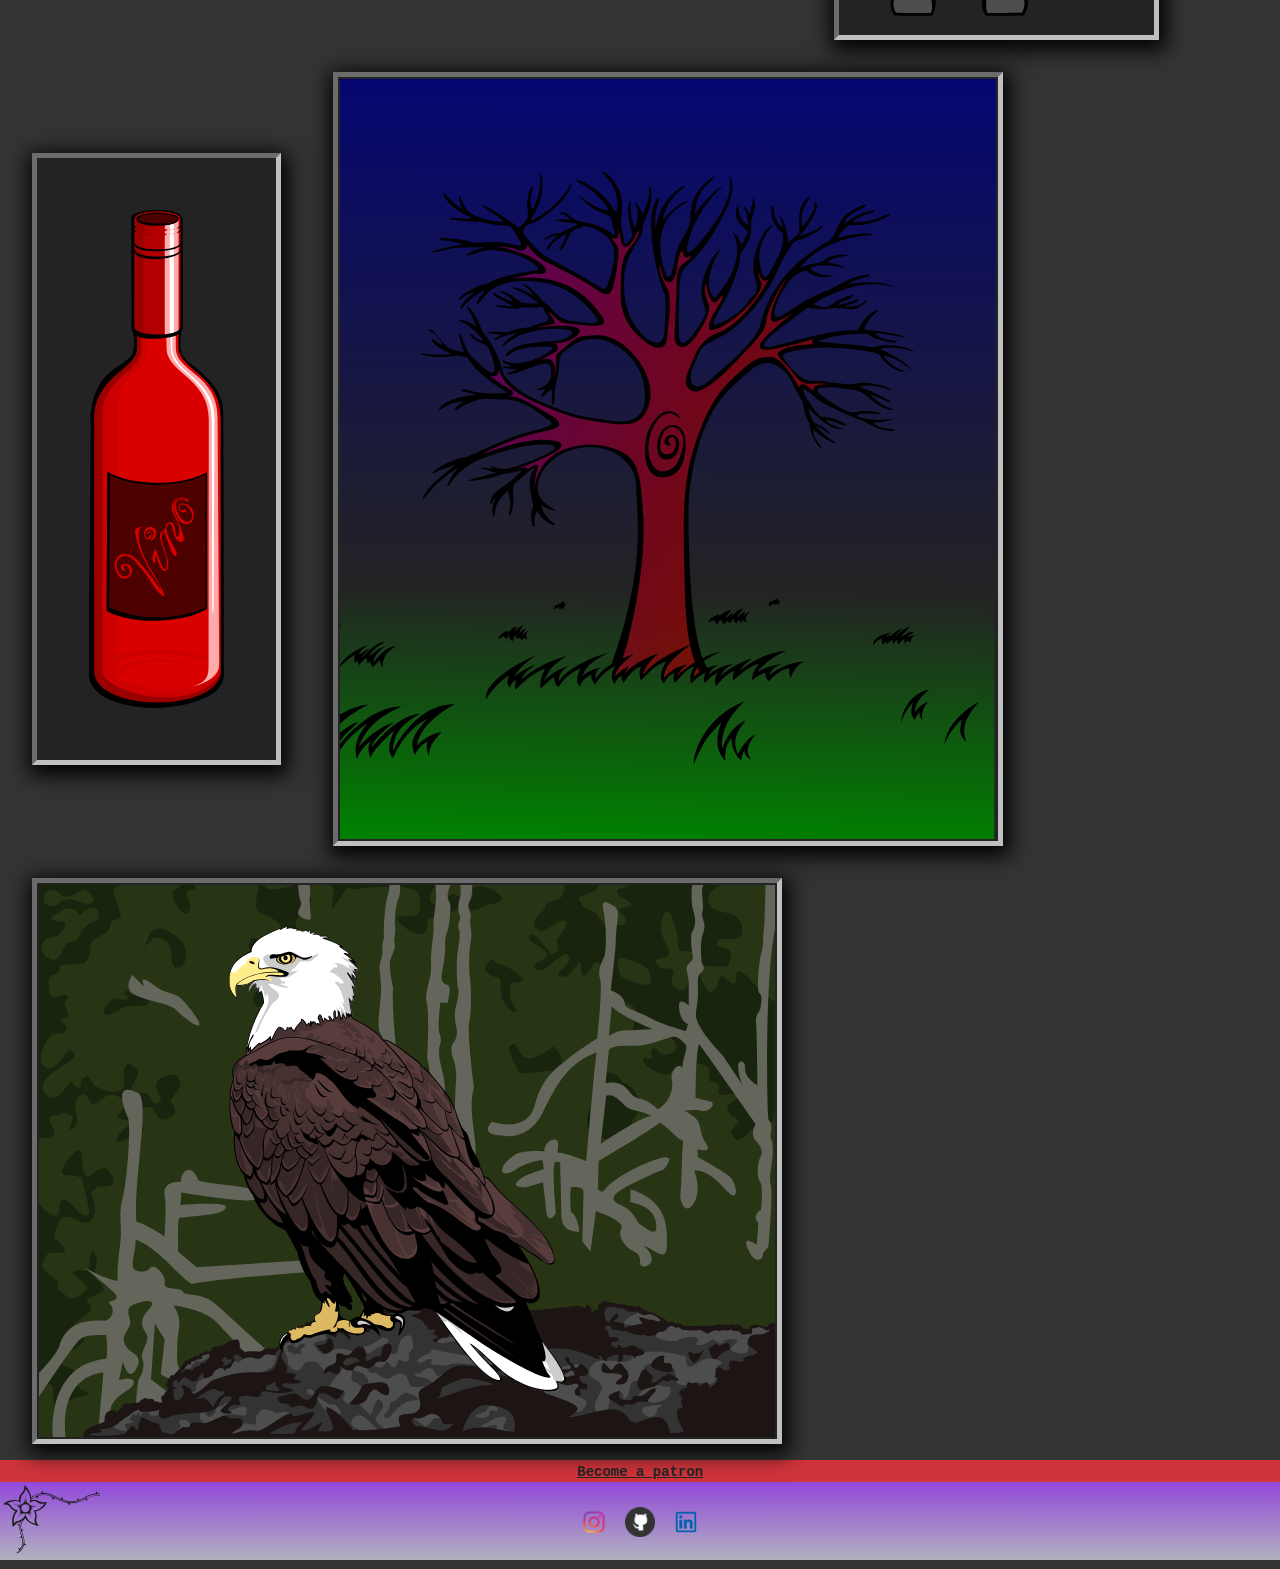
<file: pages/illustrations/illustrations.html>
<!doctype html>
<html lang='en-US'> 
<head>
    <meta charset='UTF-8' /> 
    <title> Sarah Rosanna Busch </title>
    <meta name='author' content='Sarah Rosanna Busch' />
    <meta name='description' content='illustrations portfolio' />
    <meta name='date' content='21 April 2020' />
    <meta name='viewport' content='width=device-width, initial-scale=1.0' />
    <link rel='icon shortcut' href='../../img/icon.png' />
    <link rel='stylesheet' href='../../styles.css' />
</head>
<body onload='footer.setup()'>
    <header>
        <a href='http://sarahrosannabusch.ca/' target='_parent'>
            <img class='smAvatar' src='../../img/annarose.svg' />
            Sarah Rosanna Busch's
        </a>
        <h1>Illustrations</h1>
    </header>
    <p>I use scalable vector graphics to create some of the more complex visual components of my web applications. These are a few examples of how I use those skills and tools for fun too.</p>
    <div class='frame'>
        <img src='img/robot.svg' />
    </div>
    <div class='frame' style='display:none'>
        <img src='img/theevolutionoftelevision.svg' />
    </div>
    <div class='frame'>
        <img src='img/seagull.svg' />
    </div>
    <div class='frame'>
        <img src='img/bee.svg' />
    </div>
    <div class='frame'>
        <img src='img/modernTurtle.svg' />
    </div>
    <div class='frame'>
        <img src='img/facialExpressions.svg' />
    </div>
    <div class='frame'>
        <img src='img/Thynee.svg' />
    </div>
    <div class='frame'>
        <img src='img/wineBottle.svg' />
    </div>
    <div class='frame'>
        <img src='img/tree.svg' />
    </div>
    <div class='frame'>
        <img src='img/baldEagle.svg' />
    </div>
    
    <footer class='pageFoot'>
        <div id='patrons'>
            <a href='https://www.patreon.com/sarahrosannabusch' target='_blank'>
                Become a patron
            </a>
        </div>
        <div id='signature'></div>
        <div id='links'>
            <a href='https://www.instagram.com/annarose0113/' target='_blank'>
                <img class='socialLogo' src='../../img/insta.png' />
            </a>
            <a href='https://github.com/sarahRosannaBusch' target='_blank'>
                <img class='socialLogo' src='../../img/github.png' />
            </a>
            <a href='https://www.linkedin.com/in/sarah-rosanna-busch-641ab44a/' target='_blank'>
                <img class='socialLogo' src='../../img/linkedin.png' />
            </a>
        </div>
    </footer>

    <script src='../../footer.js'></script>
</body>
</html>
</file>
<file: styles.css>
/** filename: styles.scss
 *  description: main stylesheet for sarahRosannaBusch.ca
 *  author: Sarah Rosanna Busch
 *  date: 17 April 2020
 */
/****************************** Footer Styles *********************************/
svg#flower {
  width: 103px;
  /* 103px */
  height: auto;
  /* 69px */
  position: absolute;
  padding: 3px;
}

g#orange {
  visibility: hidden;
}

g#purple {
  visibility: hidden;
}

g#green {
  visibility: hidden;
}

/* **************************** fundamentals ************************* */
* {
  box-sizing: border-box;
  /* padding and border are included in total width/height of all elements */
  margin: 0px;
}

body {
  background: #343434;
  color: lavender;
  font-size: 12pt;
  font-style: monospace;
  background-image: url("img/background.svg");
  background-repeat: no-repeat;
  background-position: left;
  background-position-y: center;
  background-size: cover;
}

/* width */
::-webkit-scrollbar {
  width: 10px;
}

/* Track */
::-webkit-scrollbar-track {
  background: #343434;
}

/* Handle */
::-webkit-scrollbar-thumb {
  background: #888;
}

/* Handle on hover */
::-webkit-scrollbar-thumb:hover {
  background: #555;
}

/* ****************************** Menu ***************************** */
#menu {
  width: 100%;
  background: rgba(0, 0, 0, 0.5);
  min-height: 100vh;
}
#menu header {
  width: 100%;
  padding-top: 0.2em;
  padding-bottom: 0.2em;
  margin-bottom: 10px;
  text-align: center;
  font-family: monospace;
  background: #232323;
}
#menu header img {
  width: 200px;
}
#menu main {
  display: inline-block;
  vertical-align: top;
  width: 100%;
}
#menu h2 {
  font-size: 16pt;
  background-image: linear-gradient(to right, blueviolet, lavender);
  color: black;
  font-family: monospace;
  text-align: center;
}
#menu section {
  background: #232323;
  padding-bottom: 5px;
  margin: auto;
  margin-bottom: 10px;
}
#menu p {
  padding: 1em;
  padding-top: 0.5em;
  max-width: 12cm;
  margin: auto;
}
#menu button {
  border: none;
  color: #898989;
  background-image: linear-gradient(#454545, black);
  font-weight: bold;
  margin-bottom: 5px;
  width: 100%;
  padding: 0.5em;
  outline: none;
  cursor: pointer;
}
#menu button:hover {
  box-shadow: 2px 1px 4px 2px lavender;
  color: lavender;
}
#menu button:active {
  background-image: linear-gradient(black, #454545);
}

/* ***************************** Pages ****************************** */
header {
  display: block;
  width: 100%;
  padding-top: 0.2em;
  padding-bottom: 0.5em;
  background-image: linear-gradient(#121212, #454545);
  margin-bottom: 0.5em;
  text-align: center;
}
header a {
  font-size: 14pt;
  font-weight: normal;
  color: white;
  vertical-align: middle;
}
header a:link {
  text-decoration: none;
}
header a:visited {
  text-decoration: none;
}
header .smAvatar {
  width: 30px;
  vertical-align: bottom;
}

h1 {
  background-image: linear-gradient(to right, blueviolet, lavender);
  color: black;
  font-family: monospace;
  width: 100%;
  margin-top: 0.3em;
  margin-bottom: 0.2em;
  font-size: 22pt;
}

h2 {
  text-align: left;
  padding: 5px;
  padding-left: 1em;
  margin-top: 0.5em;
  margin-bottom: 0.5em;
  font-family: monospace;
  background-image: linear-gradient(to right, #343434, #232323);
  color: blueviolet;
}

.frame {
  margin: 1em;
  background: #232323;
  border: 5px inset silver;
  box-shadow: 2px 5px 20px 5px black;
  padding: 2px;
}
.frame img {
  max-width: 100%;
  max-height: 85vh;
  vertical-align: middle;
}

section {
  width: 100%;
  padding-top: 5px;
  background-image: linear-gradient(#121212, #454545);
  margin-bottom: 5px;
}

p {
  text-align: left;
  padding: 1em;
  padding-top: 0.5em;
  padding-bottom: 0.5em;
  color: lavender;
  max-width: 20cm;
  margin: auto;
}

a {
  font-size: 16pt;
  font-weight: bold;
  color: lavender;
}

a:link {
  color: lavender;
}

a:visited {
  color: lavender;
}

.btnContainer {
  text-align: center;
  padding-bottom: 1em;
}

button {
  padding: 5px;
  border-radius: 5px;
  background: #454545;
  color: lavender;
  font-weight: bold;
  outline: none;
  cursor: pointer;
}

button:hover {
  background: blueviolet;
}

/******************************** footer *********************************/
footer {
  width: 100%;
  height: 100px;
  user-select: none;
  background-image: linear-gradient(blueviolet, rgba(230, 230, 250, 0.7));
}
footer #patrons {
  background: #cf343b;
  text-align: center;
  padding: 0.1em;
}
footer #patrons a:link {
  color: #232323;
  text-decoration: underline;
  font-size: 14px;
  font-family: monospace;
}
footer #patrons a:visited {
  color: #232323;
}
footer #signature {
  height: 80px;
  position: absolute;
}
footer #links {
  padding-top: 25px;
  text-align: center;
}
footer a:link {
  text-decoration: none;
}

.socialLogo {
  width: 30px;
  cursor: pointer;
  margin-left: 0.25em;
  margin-right: 0.25em;
}

@media screen and (min-width: 700px) {
  #mainBody {
    display: flex;
    height: 100vh;
  }

  #menu {
    position: relative;
    display: inline-block;
    width: 350px;
    overflow-y: auto;
  }

  #sidePanel {
    display: inline-block;
    flex: 1;
    height: 100vh;
    margin: 2vh;
    margin-top: 0;
    box-shadow: 2px 5px 20px 5px lavender;
  }

  #sideView {
    width: 100%;
    height: 100%;
    border: none;
  }

  header {
    padding-top: 5px;
  }

  .notForPhone {
    display: block !important;
  }

  .frame {
    display: inline-block;
    max-width: 750px;
    margin-left: 2em;
  }
}

/*# sourceMappingURL=styles.css.map */
</file>
<file: illustrations/styles.css>
/****************** illustrations page *************************/
* {
  box-sizing: border-box;
  /* padding and border are included in total width/height of all elements */
  margin: 0px;
}

body {
  background: #343434;
  text-align: center;
  color: lavender;
}

.frame {
  margin: 1em;
  background: #232323;
  border: 5px inset silver;
  box-shadow: 2px 5px 20px 5px black;
  padding: 2px;
}
.frame img {
  max-width: 100%;
  max-height: 85vh;
  vertical-align: middle;
}

header {
  padding-top: 0.5em;
  padding-bottom: 0.5em;
  background-image: linear-gradient(#121212, #454545);
  margin-bottom: 0.5em;
}
header a {
  font-size: 16pt;
  font-weight: bold;
  color: white;
}
header a:link {
  text-decoration: none;
}
header a:visited {
  text-decoration: none;
}

h1 {
  background-image: linear-gradient(to right, blueviolet, lavender);
  color: black;
  font-family: monospace;
  width: 100%;
  margin-top: 0.5em;
  margin-bottom: 0.5em;
}

section {
  width: 100%;
  padding-top: 5px;
  background-image: linear-gradient(#121212, #454545);
  margin-bottom: 5px;
}

h2 {
  text-align: left;
  padding: 5px;
  padding-left: 1em;
  margin-top: 0.5em;
  margin-bottom: 0.5em;
  font-family: monospace;
  background-image: linear-gradient(to right, #343434, #232323);
  color: blueviolet;
}

p {
  text-align: left;
  padding: 1em;
  color: lavender;
  max-width: 20cm;
  margin: auto;
}

a {
  font-size: 16pt;
  font-weight: bold;
  color: lavender;
}

a:link {
  color: lavender;
}

a:visited {
  color: lavender;
}

button {
  padding: 5px;
  border-radius: 5px;
  background: #454545;
  color: lavender;
  font-weight: bold;
  outline: none;
  cursor: pointer;
}

button:hover {
  background: blueviolet;
}

footer {
  position: relative;
  width: 100%;
  height: 80px;
  background-image: linear-gradient(blueviolet, rgba(230, 230, 250, 0.7));
  user-select: none;
  padding: 2px;
}
footer #signature {
  height: 80px;
  position: absolute;
}
footer #links {
  padding-top: 25px;
  text-align: center;
}
footer a:link {
  text-decoration: none;
}

.socialLogo {
  width: 30px;
  cursor: pointer;
  margin-left: 0.25em;
  margin-right: 0.25em;
}

@media screen and (min-width: 10cm) {
  footer {
    display: none;
  }

  .notForPhone {
    display: block !important;
  }
}

/*# sourceMappingURL=styles.css.map */
</file>
<file: resume/styles.css>
/** @brief  styles for my resume
 *  @author Sarah Rosanna Busch
 *  @date   31 Januray 2020
 */

 * 
 {
     box-sizing: border-box; /* padding and border are included in total width/height of all elements */
     margin: 0px;
 }
 
 body
 {    
     background: black;
     color: #A0A0A0;
     font-size: 12pt;
     max-width: 1500px;
     margin: auto;
 }
 
 main
 {
     display: inline-block;
     vertical-align: top;
     width: 100%;
 }
 
 header
 {    
     padding-top: 0.2em;
     margin-bottom: 0.75em;
     text-align: center;
 }
 
 article
 {
     margin-bottom: 0.75em;
 }
 
 @media only screen and (min-width: 25cm) {
     main
     {
         display: flex;
     }
 
     section
     {
         flex: 0.5;
     }
 
     .left
     {
         margin-right: 0.375em;
     }
 
     .right
     {
         margin-left: 0.375em;
     }
 }
 
 .highlights
 {
     background: #232323;
     padding:0.5em;
     text-align: center;
 }
 
 h1 
 {
     font-size: 24pt;
     color: white;
 }
 
 h2
 {
     font-size: 16pt;
     color: white;
     text-align: center;
 }
 
 h3
 {
     background-image: linear-gradient(to right, blue, white);
     color: black;
     margin-bottom: 0.5em;
     margin-top: 0.25em;
     font-family: monospace;
     text-align: center;
 }
 
 h4
 {
     color: #B9B9B9;
     font-weight: bold;
     font-family: monospace;
     font-size: 14pt;
     margin-left: 1em;
     margin-right: 1em;
     margin-top: 0.25em;
 }
 
 h5
 {
     background: #B9B9B9;
     color: black;
     font-size: 10pt;
     margin-left: 1em;
     margin-right: 1em;
     margin-bottom: 0.5em;
     text-indent: 0.5em;
 }
 
 a
 {
     color: inherit;
     font-style: italic;
     cursor: pointer;
 }
 
 p > a
 {
     color: rgb(77, 77, 255);
 }
 
 ul
 {
     display: inline-block;
     padding: 0;
 }
 
 li
 {
     padding-bottom: 0.5em;
 }
 
 .noBullets
 {
     list-style-type: none;
     color: white;
 }
 
 .noPadding
 {
     padding: 0;
 }
 
 .socialLogo
 {
     width: 30px;
     cursor: pointer;
     margin-left: 0.25em;
     margin-right: 0.25em;
 }
 
 .padded
 {
     margin-left: 2em;
     margin-right: 2em;
     margin-bottom: 1em;
 }
 
 .italic
 {
     font-style: italic;
 }
 
 .centered
 {
     text-align: center;
 }
 
 .topGradient
 {
     background-image: linear-gradient(#232323, black);
     padding-top: 0.5em;
 }
 
 .bottomGradient
 {    
     background-image: linear-gradient(black, #232323);
 }
 
 .purple > h4
 {
     color:blueviolet;
 }
 
 .purple > h5
 {
     background-image: linear-gradient(to right, blueviolet, blueviolet, white);
 }
 
 .teal > h4
 {
     color:teal;
 }
 
 .teal > h5
 {
     background-image: linear-gradient(to right, teal, teal, white);
 }
 
 .orange > h4
 {
     color:orange;
 }
 
 .orange > h5
 {
     background-image: linear-gradient(to right, orange, orange, white);
 }
 
 .yellow
 {
     color: yellow;
 }
 
 footer {
     background: crimson;
     color: black;
     padding-top: 0.25em;
     padding-bottom: 0.25em;
     text-align: center;
     font-family: monospace;
     font-weight: bold;
     font-size: 10pt;
 }
</file>
<file: pages/myChess/libs/chessboardjs/chessboard.css>
/*! chessboard.js v@VERSION | (c) 2019 Chris Oakman | MIT License chessboardjs.com/license */

.clearfix-7da63 {
  clear: both;
}

.board-b72b1 {
  border: 2px solid #404040;
  box-sizing: content-box;
}

.square-55d63 {
  float: left;
  position: relative;

  /* disable any native browser highlighting */
  -webkit-touch-callout: none;
    -webkit-user-select: none;
     -khtml-user-select: none;
       -moz-user-select: none;
        -ms-user-select: none;
            user-select: none;
}

.white-1e1d7 {
  background-color: rgb(230, 230, 250, 1);
  color: blueviolet;
}

.black-3c85d {
  background-color: rgb(138, 43, 226, 0.75);
  color: lavender;
}

.highlight1-32417, .highlight2-9c5d2 {
  box-shadow: inset 0 0 3px 3px yellow;
}

.notation-322f9 {
  cursor: default;
  font-family: "Helvetica Neue", Helvetica, Arial, sans-serif;
  font-size: 14px;
  position: absolute;
}

.alpha-d2270 {
  bottom: 1px;
  right: 3px;
}

.numeric-fc462 {
  top: 2px;
  left: 2px;
}
</file>
<file: pages/resume/styles.css>
/** @brief  styles for my resume
 *  @author Sarah Rosanna Busch
 *  @date   31 Januray 2020
 */

 * 
 {
     box-sizing: border-box; /* padding and border are included in total width/height of all elements */
     margin: 0px;
 }
 
 body
 {    
     background: black;
     color: #A0A0A0;
     font-size: 12pt;
     max-width: 1500px;
     margin: auto;
 }
 
 main
 {
     display: inline-block;
     vertical-align: top;
     width: 100%;
 }
 
 header
 {    
     padding-top: 0.2em;
     margin-bottom: 0.75em;
     text-align: center;
 }
 
 article
 {
     margin-bottom: 0.75em;
 }
 
 @media only screen and (min-width: 25cm) {
     main
     {
         display: flex;
     }
 
     section
     {
         flex: 0.5;
     }
 
     .left
     {
         margin-right: 0.375em;
     }
 
     .right
     {
         margin-left: 0.375em;
     }
 }
 
 .highlights
 {
     background: #232323;
     padding:0.5em;
     text-align: center;
 }
 
 h1 
 {
     font-size: 24pt;
     color: white;
 }
 
 h2
 {
     font-size: 16pt;
     color: white;
     text-align: center;
 }
 
 h3
 {
     background-image: linear-gradient(to right, blue, white);
     color: black;
     margin-bottom: 0.5em;
     margin-top: 0.25em;
     font-family: monospace;
     text-align: center;
 }
 
 h4
 {
     color: #B9B9B9;
     font-weight: bold;
     font-family: monospace;
     font-size: 14pt;
     margin-left: 1em;
     margin-right: 1em;
     margin-top: 0.25em;
 }
 
 h5
 {
     background: #B9B9B9;
     color: black;
     font-size: 10pt;
     margin-left: 1em;
     margin-right: 1em;
     margin-bottom: 0.5em;
     text-indent: 0.5em;
 }
 
 a
 {
     color: inherit;
     font-style: italic;
     cursor: pointer;
 }
 
 p > a
 {
     color: rgb(77, 77, 255);
 }
 
 ul
 {
     display: inline-block;
     padding: 0;
 }
 
 li
 {
     padding-bottom: 0.5em;
 }
 
 .noBullets
 {
     list-style-type: none;
     color: white;
 }
 
 .noPadding
 {
     padding: 0;
 }
 
 .socialLogo
 {
     width: 30px;
     cursor: pointer;
     margin-left: 0.25em;
     margin-right: 0.25em;
 }
 
 .padded
 {
     margin-left: 2em;
     margin-right: 2em;
     margin-bottom: 1em;
 }
 
 .italic
 {
     font-style: italic;
 }
 
 .centered
 {
     text-align: center;
 }
 
 .topGradient
 {
     background-image: linear-gradient(#232323, black);
     padding-top: 0.5em;
 }
 
 .bottomGradient
 {    
     background-image: linear-gradient(black, #232323);
 }
 
 .purple > h4
 {
     color:blueviolet;
 }
 
 .purple > h5
 {
     background-image: linear-gradient(to right, blueviolet, blueviolet, white);
 }
 
 .teal > h4
 {
     color:teal;
 }
 
 .teal > h5
 {
     background-image: linear-gradient(to right, teal, teal, white);
 }
 
 .orange > h4
 {
     color:orange;
 }
 
 .orange > h5
 {
     background-image: linear-gradient(to right, orange, orange, white);
 }
 
 .yellow
 {
     color: yellow;
 }
 
 footer {
     background: crimson;
     color: black;
     padding-top: 0.25em;
     padding-bottom: 0.25em;
     text-align: center;
     font-family: monospace;
     font-weight: bold;
     font-size: 10pt;
 }
</file>
